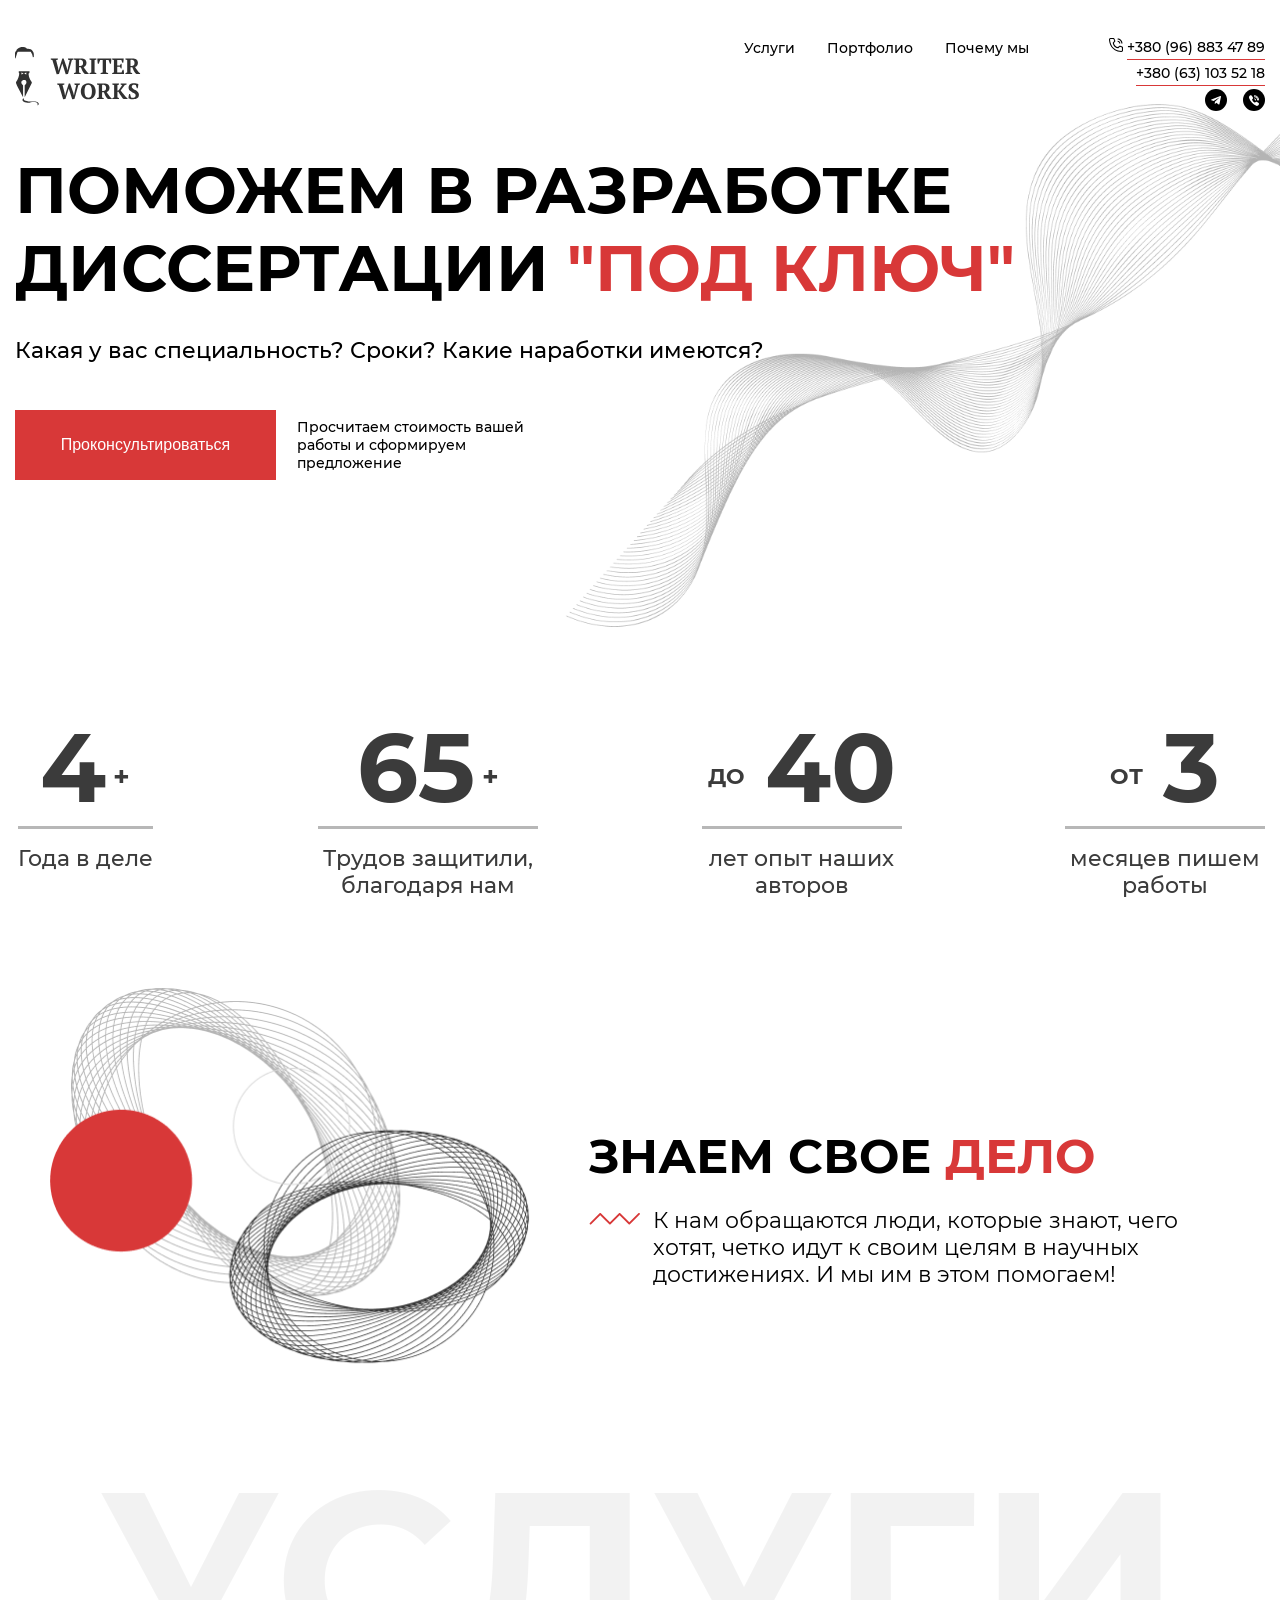
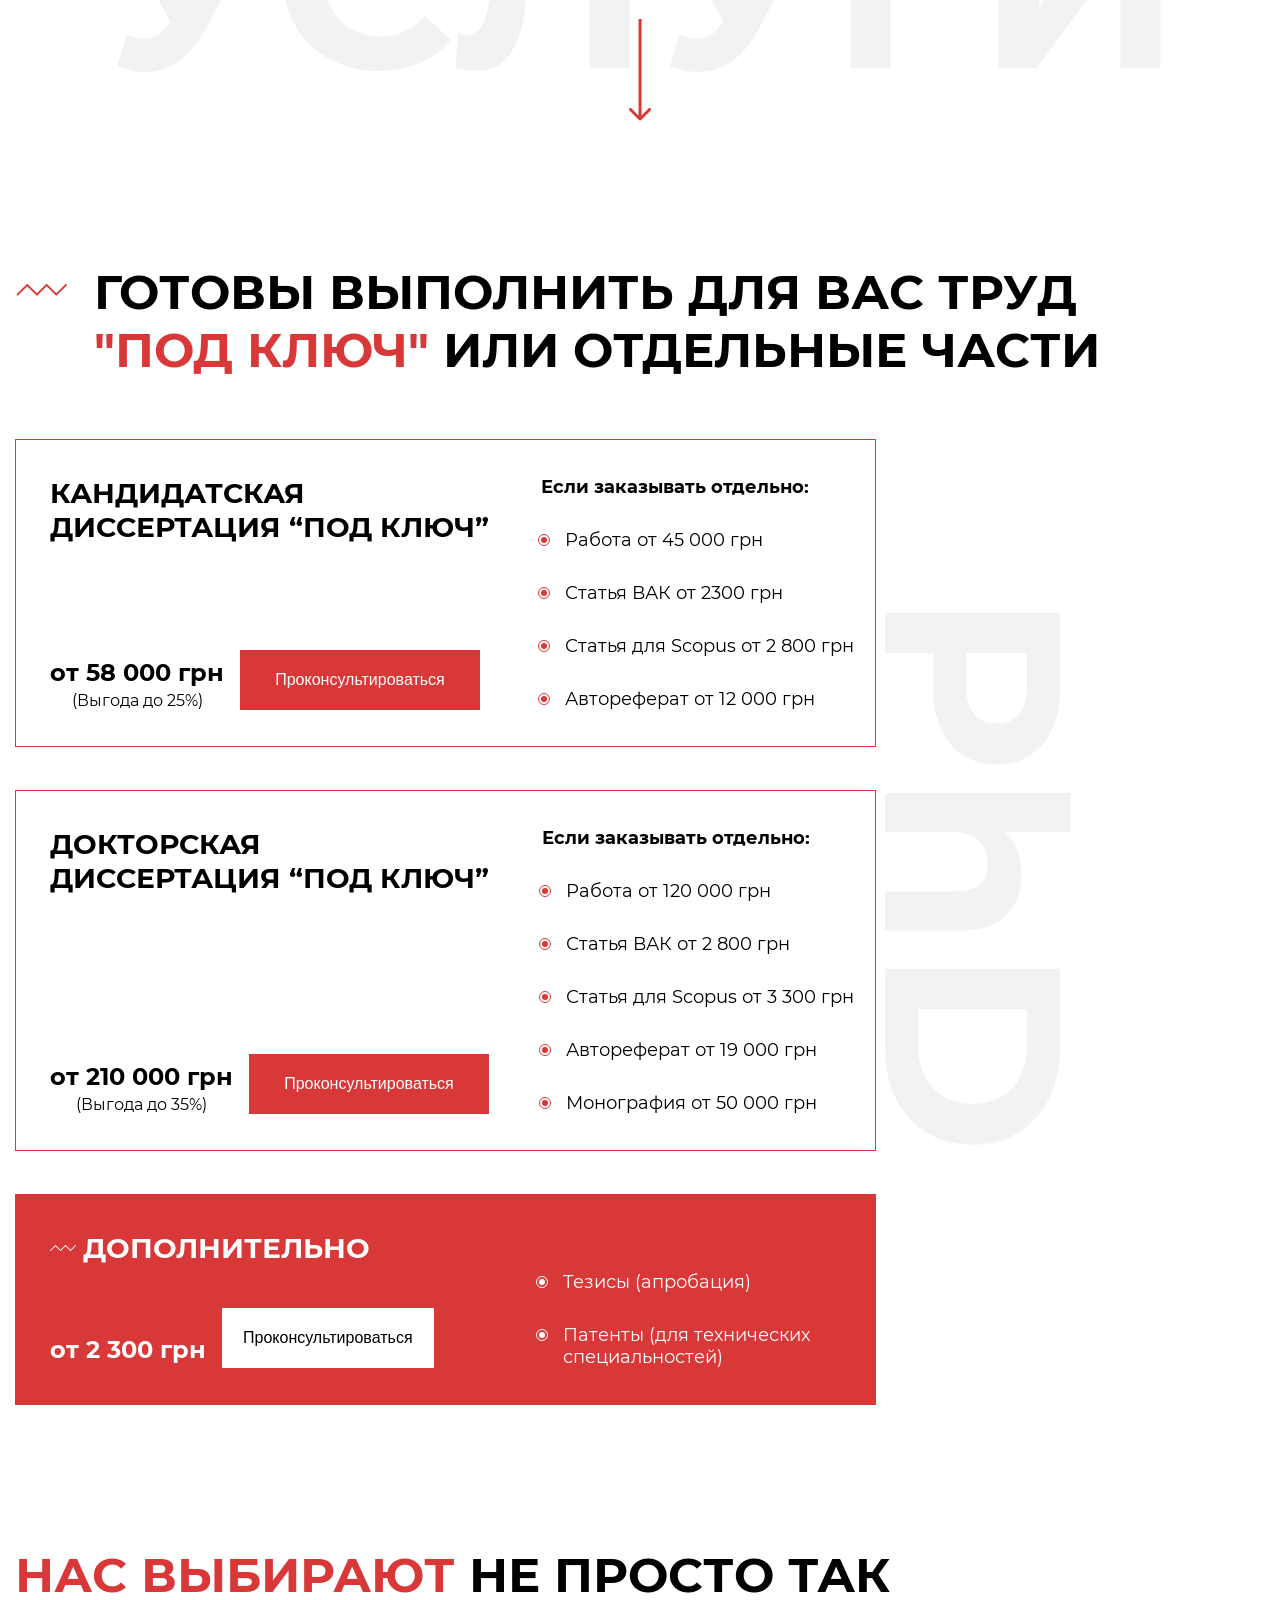
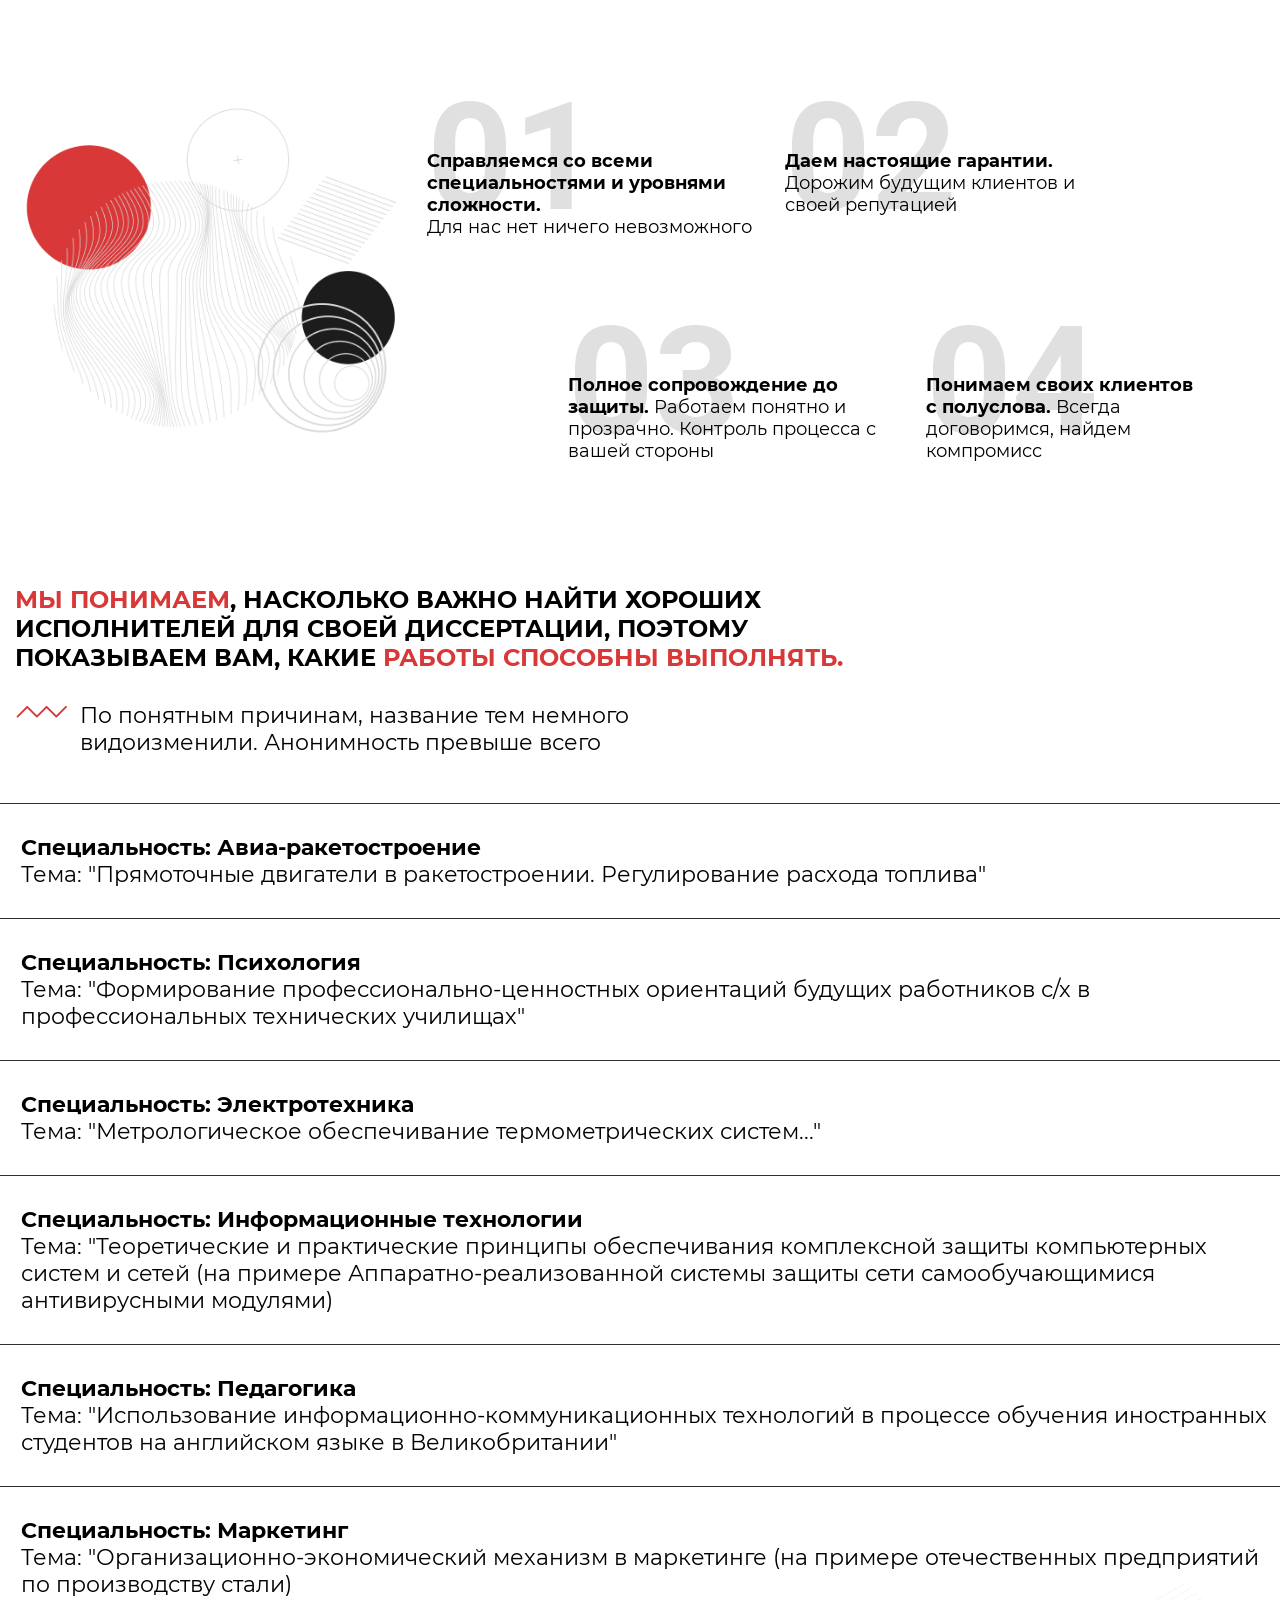
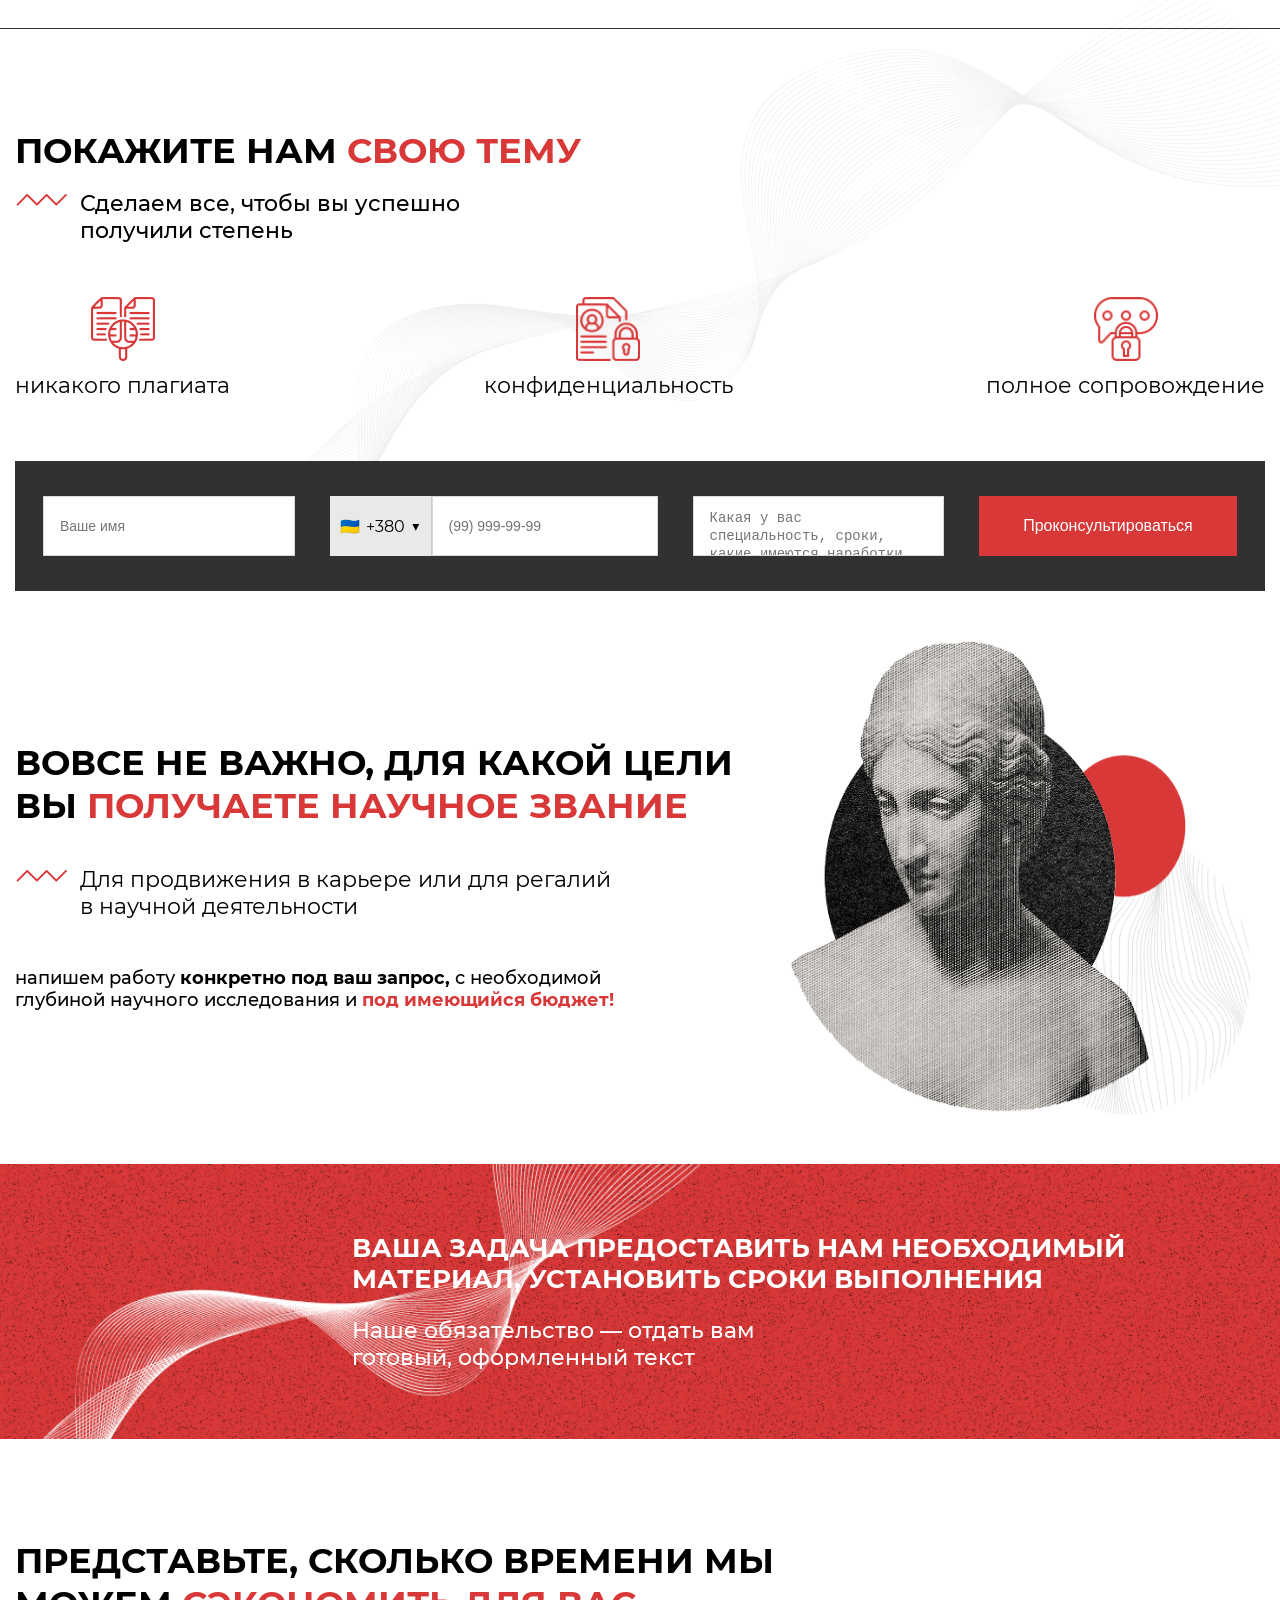
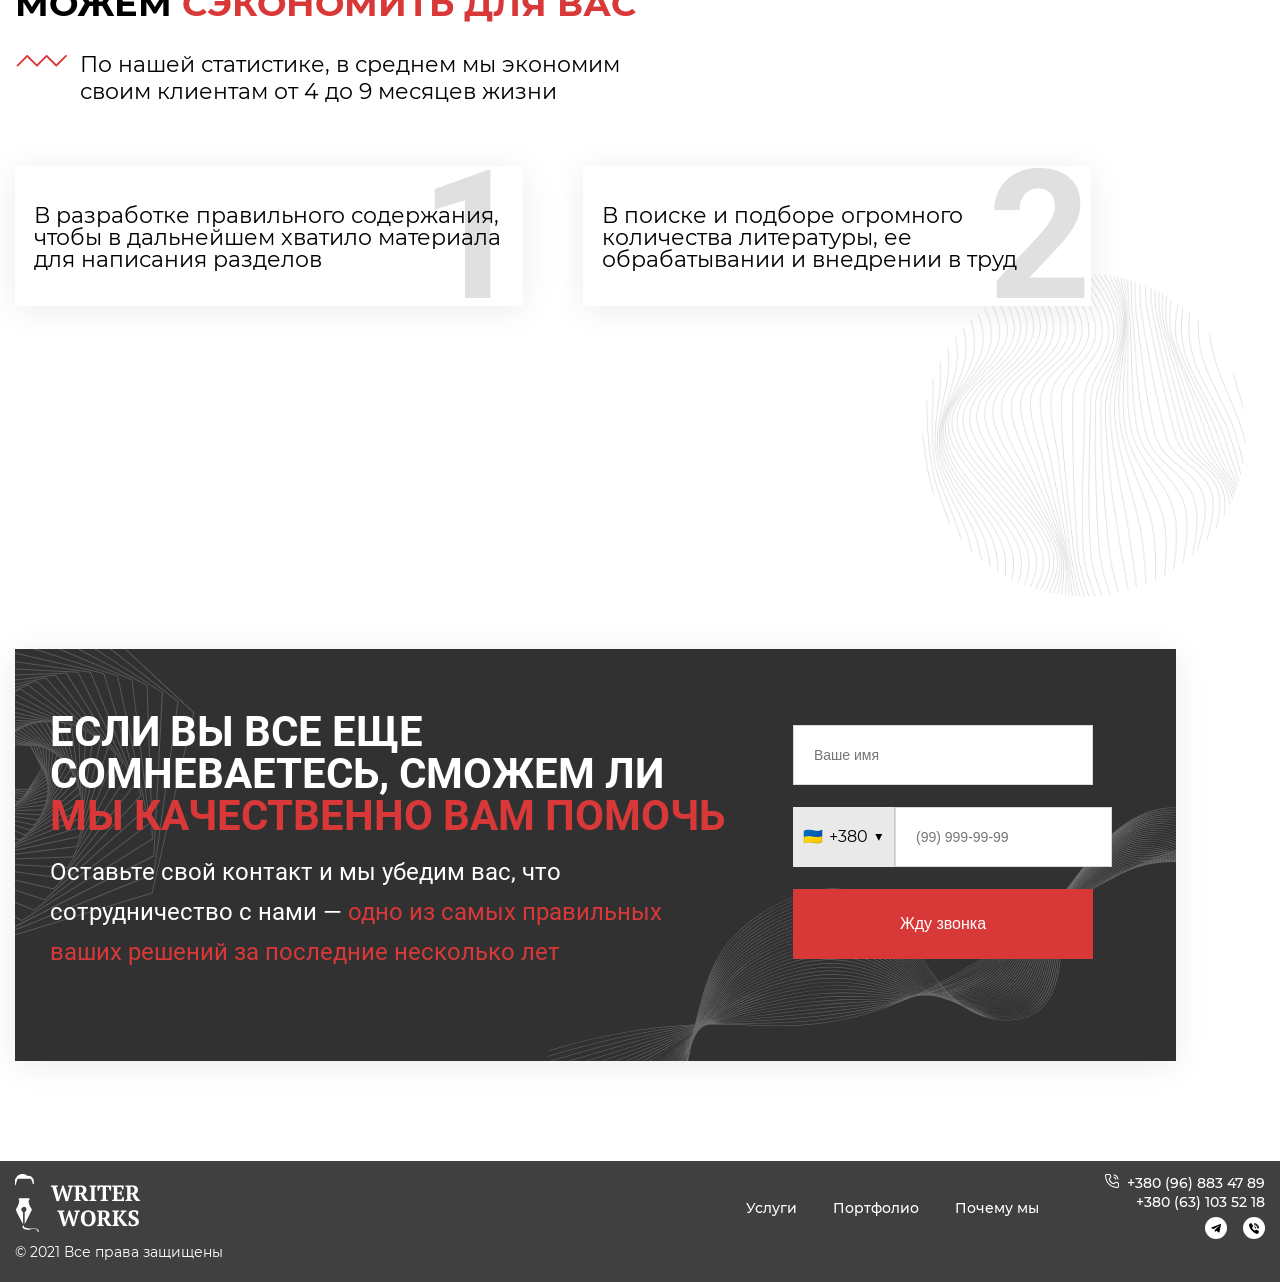
<file: index.html>
<!DOCTYPE html>
<html lang="ru">

<head>
    <meta charset="UTF-8">
    <meta name="viewport" content="width=device-width, initial-scale=1.0">
    <link rel="stylesheet" href="/src/style.css">
    <link rel="icon" href="./src/assets/images/favicon.png">
    <title>Writer works - Разработка диссертации</title>
</head>

<body>
    <div class="page">
        <header class="header animate" data-animation="show" data-delay="600">
            <div class="overlay"></div>
            <div class="header__wrapper container">
                <img src="./src/assets/images/writer-works-logo.svg" alt="Логотип Writer Works">
                <nav class="nav">
                    <ul class="nav__list" aria-label="">
                        <li class="nav__item">
                            <a href="#services" aria-label="">Услуги</a>
                        </li>
                        <li class="nav__item">
                            <a href="#portfolio" aria-label="">Портфолио</a>
                        </li>
                        <li class="nav__item">
                            <a href="#features" aria-label="">Почему мы</a>
                        </li>
                    </ul>
                    <div class="nav__contacts">
                        <div class="nav__contact-item">
                            <svg width="14" height="14" viewBox="0 0 14 14" fill="none" xmlns="http://www.w3.org/2000/svg">
                                <path d="M11.3086 5.38462H10.232C10.2316 4.95632 10.0613 4.54569 9.75858 4.24284C9.45584 3.93999 9.04534 3.76966 8.6172 3.76923V2.69231C9.33073 2.69316 10.0148 2.97709 10.5194 3.48181C11.0239 3.98653 11.3077 4.67083 11.3086 5.38462Z" fill="black"/>
                                <path d="M13.4617 5.38462H12.3851C12.384 4.3853 11.9867 3.42725 11.2803 2.72063C10.5739 2.01401 9.61617 1.61653 8.6172 1.61539V0.538462C9.9016 0.539887 11.133 1.05092 12.0412 1.95944C12.9494 2.86796 13.4603 4.09977 13.4617 5.38462Z" fill="black"/>
                                <path d="M12.3851 14H12.2936C1.71647 13.3915 0.214678 4.46385 0.00475002 1.73923C-0.0280601 1.3121 0.110082 0.889414 0.388791 0.56416C0.6675 0.238905 1.06395 0.0377163 1.49094 0.00484669C1.53364 0.00161592 1.57652 5.04857e-07 1.61958 5.04857e-07H4.45631C4.67192 -0.000208291 4.88263 0.0643519 5.06113 0.185318C5.23964 0.306285 5.37773 0.478084 5.4575 0.678462L6.27569 2.69231C6.35446 2.88806 6.37401 3.10266 6.33191 3.30943C6.2898 3.51621 6.18789 3.70605 6.03884 3.85539L4.89231 5.01308C5.07068 6.03148 5.55783 6.97038 6.28771 7.70243C7.01759 8.43448 7.95487 8.92428 8.97246 9.10538L10.1405 7.94769C10.292 7.80024 10.4836 7.70067 10.6913 7.66141C10.899 7.62215 11.1137 7.64494 11.3086 7.72692L13.3379 8.54C13.5352 8.62232 13.7035 8.76153 13.8214 8.9399C13.9393 9.11827 14.0015 9.32771 14 9.54154V12.3846C14 12.813 13.8298 13.2239 13.527 13.5269C13.2242 13.8298 12.8134 14 12.3851 14ZM1.61958 1.07692C1.5489 1.07671 1.47886 1.09043 1.41347 1.11729C1.34808 1.14416 1.28862 1.18364 1.23849 1.23349C1.18836 1.28334 1.14853 1.34258 1.12128 1.40783C1.09404 1.47308 1.0799 1.54306 1.07969 1.61377C1.07969 1.62885 1.08023 1.64374 1.08131 1.65846C1.32891 4.84615 2.91683 12.3846 12.3528 12.9231C12.4953 12.9316 12.6353 12.8832 12.7421 12.7885C12.8489 12.6938 12.9137 12.5605 12.9223 12.418L12.9234 12.3846V9.54154L10.8941 8.72846L9.34925 10.2631L9.09088 10.2308C4.40786 9.64385 3.77269 4.95923 3.77269 4.91077L3.7404 4.65231L5.26911 3.10692L4.46169 1.07692H1.61958Z" fill="black"/>
                            </svg>
                            <a href="tel:+380968834789" title="Нажмите для звонка" aria-label="Позвонить по номеру +380 (96) 883 47 89">
                                +380 (96) 883 47 89
                            </a>
                        </div>
                        <a href="tel:+380631035218" title="Нажмите для звонка" aria-label="Позвонить по номеру +380 (63) 103 52 18">
                            +380 (63) 103 52 18
                        </a>
                        <div class="nav__messengers">
                            <a href="https://t.me/+380631035218" target="_blank" rel="noopener noreferrer" title="Написать в Telegram" aria-label="Написать в Telegram">
                                <svg width="22" height="22" viewBox="0 0 22 22" fill="none" xmlns="http://www.w3.org/2000/svg">
                                    <circle cx="11" cy="11" r="11" fill="black"/>
                                    <path d="M9.92392 12.6836L9.7585 15.0913C9.99517 15.0913 10.0977 14.9861 10.2206 14.8598L11.3302 13.7624L13.6294 15.5048C14.0511 15.748 14.3482 15.62 14.4619 15.1034L15.9711 7.78536L15.9716 7.78493C16.1053 7.13988 15.7461 6.88764 15.3353 7.04588L6.46425 10.5605C5.85882 10.8036 5.86799 11.1529 6.36133 11.3111L8.6293 12.0411L13.8973 8.63005C14.1453 8.46016 14.3707 8.55416 14.1853 8.72405L9.92392 12.6836Z" fill="white"/>
                                </svg>
                            </a>
                            <a href="viber://chat?number=380631035218" target="_blank" rel="noopener noreferrer" title="Написать в Viber" aria-label="Написать в Viber">
                                <svg width="22" height="22" viewBox="0 0 22 22" fill="none" xmlns="http://www.w3.org/2000/svg">
                                    <circle cx="11" cy="11" r="11" fill="black"/>
                                    <path d="M14.9999 10.8248C15.014 9.11168 13.6077 7.54123 11.865 7.32406C11.8304 7.3198 11.7926 7.31331 11.7527 7.30644C11.6664 7.29161 11.5772 7.27637 11.4872 7.27637C11.13 7.27637 11.0345 7.53666 11.0094 7.6919C10.985 7.84285 11.0083 7.9696 11.0786 8.0688C11.1968 8.23567 11.405 8.26529 11.5721 8.28902C11.6211 8.29604 11.6673 8.30257 11.706 8.31159C13.2717 8.67456 13.7989 9.24523 14.0566 10.8558C14.0628 10.8952 14.0657 10.9437 14.0687 10.9951C14.0799 11.1876 14.1034 11.5882 14.5184 11.5882H14.5185C14.553 11.5882 14.5901 11.5851 14.6288 11.579C15.0153 11.518 15.0032 11.1519 14.9974 10.976C14.9957 10.9264 14.9942 10.8796 14.9982 10.8484C14.9993 10.8406 14.9999 10.8327 14.9999 10.8248Z" fill="white"/>
                                    <path d="M11.4969 7.04625C11.5374 7.04929 11.5758 7.05219 11.6077 7.05728C13.8541 7.41615 14.8872 8.52178 15.1735 10.8736C15.1783 10.9136 15.1791 10.9623 15.1799 11.014C15.1827 11.1977 15.1886 11.58 15.5838 11.5879L15.596 11.588C15.72 11.588 15.8185 11.5492 15.8891 11.4725C16.0121 11.3389 16.0035 11.1403 15.9966 10.9807C15.9949 10.9416 15.9933 10.9047 15.9937 10.8724C16.0222 8.46711 14.018 6.28599 11.7047 6.20488C11.6951 6.20455 11.6859 6.20508 11.6767 6.20643C11.6721 6.20712 11.6637 6.20798 11.6493 6.20798C11.6262 6.20798 11.5978 6.2059 11.5677 6.20379C11.5313 6.20121 11.4901 6.19824 11.4483 6.19824C11.0799 6.19824 11.0098 6.47026 11.0009 6.63241C10.9802 7.00716 11.3292 7.03354 11.4969 7.04625Z" fill="white"/>
                                    <path d="M15.3427 13.8671C15.2933 13.8267 15.2422 13.7848 15.1944 13.7435C14.9406 13.5247 14.6706 13.323 14.4095 13.128C14.3553 13.0875 14.3011 13.047 14.2472 13.0064C13.9127 12.7547 13.612 12.6324 13.3279 12.6324C12.9453 12.6324 12.6117 12.8589 12.3363 13.3056C12.2143 13.5037 12.0663 13.5999 11.884 13.5999C11.7761 13.5999 11.6536 13.567 11.5198 13.5019C10.4402 12.9773 9.66932 12.1731 9.22849 11.1115C9.01539 10.5984 9.08447 10.263 9.45951 9.99005C9.67247 9.83518 10.0689 9.54685 10.0408 8.99472C10.009 8.36772 8.71785 6.48116 8.17384 6.26689C7.94351 6.17614 7.70151 6.17529 7.45326 6.26478C6.82787 6.49004 6.37908 6.88565 6.1553 7.40875C5.93904 7.9142 5.94881 8.50769 6.18354 9.12507C6.86213 10.9101 7.8162 12.4663 9.01933 13.7506C10.197 15.0077 11.6444 16.0375 13.3214 16.8112C13.4726 16.8809 13.6311 16.9189 13.7469 16.9467C13.7863 16.9562 13.8204 16.9643 13.8452 16.9716C13.8589 16.9755 13.8729 16.9777 13.887 16.9778L13.9003 16.9779C13.9003 16.9779 13.9003 16.9779 13.9004 16.9779C14.6891 16.9779 15.6362 16.2057 15.927 15.3252C16.1818 14.5543 15.7166 14.1733 15.3427 13.8671Z" fill="white"/>
                                    <path d="M11.5107 9.4329C11.3843 9.43625 11.1212 9.44309 11.0289 9.72369C10.9858 9.85483 10.9909 9.96868 11.0443 10.0621C11.1227 10.1992 11.2728 10.2412 11.4094 10.2642C11.9046 10.3474 12.1589 10.6343 12.2098 11.1668C12.2334 11.4151 12.3931 11.5885 12.598 11.5885H12.5981C12.6132 11.5885 12.6287 11.5876 12.6441 11.5856C12.8906 11.5549 13.0101 11.3652 12.9993 11.0218C13.0033 10.6634 12.8242 10.2566 12.5197 9.93255C12.2141 9.60749 11.8457 9.42442 11.5107 9.4329Z" fill="white"/>
                                </svg>
                            </a>
                        </div>
                    </div>
                </nav>
                <button class="menu-toggle" id="menu-toggle" type="button" title="Переключатель меню" aria-label="Нажмите, чтобы открыть или закрыть меню">
                    <div class="line-wrapper">
                        <span class="line"></span>
                        <span class="line"></span>
                        <span class="line"></span>
                    </div>
                </button>
            </div>
        </header>
        <main>
            <section class="home">
                <div class="container">
                    <h1 class="home__title site-title animate" data-animation="fade-up" data-delay="300">
                        Поможем в разработке диссертации <span>"под ключ"</span>
                    </h1>
                    <p class="home__text animate" data-animation="fade-up" data-delay="600">
                        Какая у вас специальность? <span>Сроки? Какие наработки имеются?</span>
                    </p>
                    <div class="home__button-wrapper animate" data-animation="fade-up" data-delay="900">
                        <button class="site-button" type="button">
                            Проконсультироваться
                        </button>
                        <p>Просчитаем стоимость вашей работы и сформируем предложение</p>
                    </div>
                    <img class="home__image animate" data-animation="show" data-delay="600" src="./src/assets/images/home-section-img.png" alt="">
                    <ul class="statistics">
                        <li class="statistics__item animate" data-animation="fade-up" data-delay="200">
                            <strong>
                                <span>4</span><span class="plus">+</span>
                            </strong>
                            <p>Года в деле</p>
                        </li>
                        <li class="statistics__item animate" data-animation="fade-up" data-delay="400">
                            <strong>
                                <span>65</span><span class="plus">+</span>
                            </strong>
                            <p>Трудов защитили, благодаря нам</p>
                        </li>
                        <li class="statistics__item animate" data-animation="fade-up" data-delay="600">
                            <strong>
                                <span class="range">до</span><span>40</span>
                            </strong>
                            <p>лет опыт наших авторов</p>
                        </li>
                        <li class="statistics__item animate" data-animation="fade-up" data-delay="800">
                            <strong>
                                <span class="range">от</span><span>3</span>
                            </strong>
                            <p>месяцев пишем работы</p>
                        </li>
                    </ul>
                </div>
            </section>
            <section class="work">
                <div class="work__wrapper container">
                    <img class="animate" data-animation="fade-left" width="513" height="438" src="./src/assets/images/work-bg-img.png" alt="">
                    <div class="work__text-wrapper animate" data-animation="fade-right">
                        <h2 class="site-title">
                            Знаем свое <span>дело</span>
                        </h2>
                        <p class="site-text">
                            К нам обращаются люди, которые знают, чего хотят, четко идут к своим целям в научных достижениях. И мы им в этом помогаем!
                        </p>
                    </div>
                </div>
            </section>
            <section class="services" id="services">
                <div class="services__wrapper container">
                    <div class="large-text-services animate" data-animation="fade-up">
                        услуги
                        <img class="arrow-down" src="./src/assets/images/arrow-down.svg" alt="">
                        <img class="arrow-down-mobile" src="./src/assets/images/arrow-down-mobile.svg" alt="">
                    </div>
                    <h2 class="site-title animate" data-animation="show">
                        Готовы выполнить для вас труд <span>"под ключ"</span> или отдельные части
                    </h2>
                    <div class="services__content">
                        <ul class="services__list">
                            <li class="services__item animate" data-animation="fade-up">
                                <h3 class="services__item-title">
                                    Кандидатская диссертация “под ключ”
                                </h3>
                                <div class="services__item-total-cost-wrapper">
                                    <div class="services__item-total-cost">
                                        <p><span>от 58 000 грн</span></p>
                                        <p>(Выгода до 25%)</p>
                                    </div>
                                    <button class="services__item-button site-button" type="button">
                                        Проконсультироваться
                                    </button>
                                </div>
                                <div class="services__item-separate-cost">
                                    <p>Если заказывать отдельно:</p>
                                    <ul>
                                        <li>Работа от <span>45 000 грн</span></li>
                                        <li>Статья ВАК от <span>2300 грн</span></li>
                                        <li>Статья для Scopus от <span>2 800 грн</span></li>
                                        <li>Автореферат от <span>12 000 грн</span></li>
                                    </ul>
                                </div>
                            </li>
                            <li class="services__item animate" data-animation="fade-up">
                                <h3 class="services__item-title">
                                    докторская диссертация “под ключ”
                                </h3>
                                <div class="services__item-total-cost-wrapper">
                                    <div class="services__item-total-cost">
                                        <p><span>от 210 000 грн</span></p>
                                        <p>(Выгода до 35%)</p>
                                    </div>
                                    <button class="services__item-button site-button" type="button">
                                        Проконсультироваться
                                    </button>
                                </div>
                                <div class="services__item-separate-cost">
                                    <p>Если заказывать отдельно:</p>
                                    <ul>
                                        <li>Работа от <span>120 000 грн</span></li>
                                        <li>Статья ВАК от <span>2 800 грн</span></li>
                                        <li>Статья для Scopus от <span>3 300 грн</span></li>
                                        <li>Автореферат от <span>19 000 грн</span></li>
                                        <li>Монография от <span>50 000 грн</span></li>
                                    </ul>
                                </div>
                            </li>
                            <li class="services__item animate" data-animation="fade-up">
                                <h3 class="services__item-title">Дополнительно</h3>
                                <div class="services__item-total-cost-wrapper">
                                    <div class="services__item-total-cost">
                                        <p>от 2 300 грн</p>
                                    </div>
                                    <button class="services__item-button site-button" type="button">
                                        Проконсультироваться
                                    </button>
                                </div>
                                <div class="services__item-separate-cost">
                                    <ul>
                                        <li>Тезисы (апробация)</li>
                                        <li>Патенты (для технических специальностей)</li>
                                    </ul>
                                </div>
                            </li>
                        </ul>
                        <div class="large-text-phd animate" data-animation="show">PhD</div>
                    </div>
                </div>
            </section>
            <section class="features" id="features">
                <div class="features__wrapper container">
                    <h2 class="site-title animate" data-animation="fade-up">
                        <span>Нас выбирают</span> не просто так
                    </h2>
                    <div class="features__content">
                        <img class="animate" data-animation="show" data-delay="400" width="433" height="421" class="features__img" src="./src/assets/images/features-bg-img.png" alt="">
                        <ul class="features__list">
                            <li class="animate" data-animation="fade-left" data-delay="500">
                                <p>
                                    <b>Справляемся со всеми специальностями и уровнями сложности.</b> <br>Для нас нет ничего невозможного
                                </p>
                            </li>
                            <li class="animate" data-animation="fade-left" data-delay="300">
                                <p>
                                    <b>Даем настоящие гарантии.</b> Дорожим будущим клиентов и своей репутацией
                                </p>
                            </li>
                            <li class="animate" data-animation="fade-left" data-delay="900">
                                <p>
                                    <b>Полное сопровождение до защиты.</b> Работаем понятно и прозрачно. Контроль процесса с вашей стороны
                                </p>
                            </li>
                            <li class="animate" data-animation="fade-left" data-delay="700">
                                <p>
                                    <b>Понимаем своих клиентов с&nbsp;полуслова.</b> Всегда договоримся, найдем компромисс
                                </p>
                            </li>
                        </ul>
                    </div>
                </div>
            </section>
            <section class="portfolio" id="portfolio">
                <div class="container">
                    <h2 class="site-title animate" data-animation="fade-up">
                        <span>Мы понимаем</span>, насколько важно найти хороших исполнителей для своей диссертации, поэтому
                        показываем вам, какие <span>работы способны выполнять.</span>
                    </h2>
                    <p class="site-text animate" data-animation="fade-up">
                        По понятным причинам, название тем немного видоизменили. Анонимность превыше всего
                    </p>
                </div>
                <ul class="portfolio__list">
                    <li class="portfolio__item animate" data-animation="fade-left">
                        <a href="./not-found.html">
                            <strong>Специальность: Авиа-ракетостроение</strong><br>
                            Тема: "Прямоточные двигатели в ракетостроении. Регулирование расхода топлива"
                        </a>
                    </li>
                    <li class="portfolio__item hidden animate" data-animation="fade-right">
                        <a href="./not-found.html">
                            <strong>Специальность: Психология</strong><br>
                            Тема: "Формирование профессионально-ценностных ориентаций будущих работников с/х в
                            профессиональных технических училищах"
                        </a>
                    </li>
                    <li class="portfolio__item animate" data-animation="fade-left">
                        <a href="./not-found.html">
                            <strong>Специальность: Электротехника</strong><br>
                            Тема: "Метрологическое обеспечивание термометрических систем..."
                        </a>
                    </li>
                    <li class="portfolio__item animate" data-animation="fade-right">
                        <a href="./not-found.html">
                            <strong>Специальность: Информационные технологии</strong><br>
                            Тема: "Теоретические и практические принципы обеспечивания комплексной защиты компьютерных
                            систем и сетей (на примере Аппаратно-реализованной системы защиты сети самообучающимися
                            антивирусными модулями)
                        </a>
                    </li>
                    <li class="portfolio__item animate" data-animation="fade-left">
                        <a href="./not-found.html">
                            <strong>Специальность: Педагогика</strong><br>
                            Тема: "Использование информационно-коммуникационных технологий в процессе обучения
                            иностранных студентов на английском языке в Великобритании"
                        </a>
                    </li>
                    <li class="portfolio__item animate" data-animation="fade-right">
                        <a href="./not-found.html">
                            <strong>Специальность: Маркетинг</strong><br>
                            Тема: "Организационно-экономический механизм в маркетинге (на примере отечественных
                            предприятий по производству стали)
                        </a>
                    </li>
                </ul>
            </section>
            <section class="theme">
                <div class="container">
                    <h2 class="site-title animate" data-animation="fade-up">
                        Покажите нам <span>свою тему</span>
                    </h2>
                    <p class="site-text animate" data-animation="fade-up">
                        Сделаем все, чтобы вы успешно получили степень
                    </p>
                    <img class="theme__img animate" data-animation="show" src="./src/assets/images/theme-img.png" alt="">
                    <ul class="theme__list">
                        <li class="animate" data-animation="zoom" data-delay="100">
                            <img width="64" height="64" src="./src/assets/images/no_plagiarism.png" alt="">
                            <div>никакого плагиата</div>
                        </li>
                        <li class="animate" data-animation="zoom" data-delay="200">
                            <img width="64" height="64" src="./src/assets/images/confidentiality.png" alt="">
                            <div>конфиденциальность</div>
                        </li>
                        <li class="animate" data-animation="zoom" data-delay="300">
                            <img width="64" height="64" src="./src/assets/images/full_support.png" alt="">
                            <div>полное сопровождение</div>
                        </li>
                    </ul>
                </div>
                <div class="container">
                    <form class="theme__form contact-form animate" data-animation="fade-up" action="#" method="post">
                        <input type="text" name="input-name" placeholder="Ваше имя">
                        <div class="phone-input">
                            <div class="phone-country country-select">
                                <span class="flag">🇺🇦</span>
                                <span class="code">+380</span>
                                <span class="arrow">▼</span>
                            </div>
                            <ul class="country-list">
                                <li data-code="+380" data-mask="(99) 999-99-99">🇺🇦 Украина</li>
                                <li data-code="+7" data-mask="(999) 999-99-99">🇷🇺 Россия</li>
                                <li data-code="+1" data-mask="(999) 999-9999">🇺🇸 США</li>
                                <li data-code="+44" data-mask="(9999) 999999">🇬🇧 Великобритания</li>
                            </ul>
                            <input type="tel" id="phone-input" placeholder="(99) 999-99-99" class="input phone" />
                        </div>
                        <textarea name="input-details" placeholder="Какая у вас специальность, сроки, какие имеются наработки"></textarea>
                        <input class="site-button" name="input-submit" type="submit" value="Проконсультироваться">
                    </form>
                </div>
            </section>
            <section class="academic-title">
                <div class="academic-title__wrapper container">
                    <div class="academic-title__text-content">
                        <h2 class="site-title animate" data-animation="fade-up">
                            вовсе не важно, для какой цели вы <span>получаете научное звание</span>
                        </h2>
                        <p class="site-text animate" data-animation="fade-up">
                            Для продвижения в карьере или для регалий в научной деятельности
                        </p>
                        <p class="animate" data-animation="fade-up">
                            напишем работу <b>конкретно под ваш запрос,</b> с необходимой глубиной научного исследования и <span>под имеющийся бюджет!</span>
                        </p>
                    </div>
                    <img width="522" height="512" class="academic-title__img animate" data-animation="show" src="./src/assets/images/Group 5106.png" alt="">
                </div>
                <div class="obligations animate" data-animation="fade-left">
                    <img width="1236" height="664" class="obligations__img" src="./src/assets/images/obligations-img.png" alt="">
                    <div class="obligations__content animate" data-animation="fade-up" data-delay="400">
                        <h3>
                            Ваша задача предоставить нам необходимый материал, установить сроки выполнения
                        </h3>
                        <p>Наше обязательство — отдать вам готовый, оформленный текст</p>
                    </div>
                </div>
            </section>
            <section class="saving-time">
                <div class="saving-time__wrapper container">
                    <h2 class="site-title animate" data-animation="fade-up">
                        представьте, сколько времени мы можем <span>сэкономить для вас</span>
                    </h2>
                    <p class="site-text animate" data-animation="fade-up">
                        По нашей статистике, в среднем мы экономим своим клиентам от 4 до 9 месяцев жизни
                    </p>
                    <div class="saving-time__list-wrapper">
                        <ul class="saving-time__list">
                            <li class="animate" data-animation="fade-left" data-delay="500">
                                <p>В разработке правильного содержания, чтобы в дальнейшем хватило материала для написания разделов</p>
                            </li>
                            <li class="animate" data-animation="fade-left" data-delay="300">
                                <p>В поиске и подборе огромного количества литературы, ее обрабатывании и внедрении в труд</p>
                            </li>
                            <li class="animate" data-animation="fade-left" data-delay="900">
                                <p>В форматировании текста для прохождения строгих систем проверки плагиата</p>
                            </li>
                            <li class="animate" data-animation="fade-left" data-delay="700">
                                <p>В проведении длительных сложных исследований, разработке практической значимости труда</p>
                            </li>
                        </ul>
                        <img class="saving-time__img animate" data-animation="show" width="361" height="361" src="./src/assets/images/mask-group.png" alt="">
                    </div>
                    <div class="saving-time__form-block animate" data-animation="fade-up">
                        <div class="saving-time__form-text">
                            <h2 class="animate" data-animation="fade-up" data-delay="300">
                                Если вы все еще сомневаетесь, сможем ли <span>мы качественно вам помочь</span>
                            </h2>
                            <p class="animate" data-animation="fade-up" data-delay="400">
                                Оставьте свой контакт и мы убедим вас, что сотрудничество с нами — <span>одно из самых правильных ваших решений за последние несколько лет</span>
                            </p>
                        </div>
                        <form class="saving-time__form contact-form animate" data-animation="fade-up" data-delay="100" method="post" action="#">
                            <input type="text" name="input-name" placeholder="Ваше имя">
                            <div class="phone-input">
                                <div class="phone-country country-select">
                                    <span class="flag">🇺🇦</span>
                                    <span class="code">+380</span>
                                    <span class="arrow">▼</span>
                                </div>
                                <ul class="country-list">
                                    <li data-code="+380" data-mask="(99) 999-99-99">🇺🇦 Украина</li>
                                    <li data-code="+7" data-mask="(999) 999-99-99">🇷🇺 Россия</li>
                                    <li data-code="+1" data-mask="(999) 999-9999">🇺🇸 США</li>
                                    <li data-code="+44" data-mask="(9999) 999999">🇬🇧 Великобритания</li>
                                </ul>
                                <input type="tel" placeholder="(99) 999-99-99" class="input phone" />
                            </div>
                            <input class="site-button submit-btn" type="submit" value="Жду звонка">
                        </form>
                        <img class="saving-time__form-img-1" src="./src/assets/images/save-time_form-img-1.png" alt="">
                        <img class="saving-time__form-img-2" src="./src/assets/images/save-time_form-img-2.png" alt="">
                    </div>
                </div>
            </section>
        </main>
        <footer class="footer animate" data-animation="show">
            <div class="footer__wrapper container">
                <img class="footer__logo" src="./src/assets/images/white-writer-works-logo.svg" alt="Логотип Writer works">
                <nav class="footer__nav">
                    <ul class="footer__nav-list">
                        <li>
                            <a href="#services" aria-label="Услуги">Услуги</a>
                        </li>
                        <li>
                            <a href="#portfolio" aria-label="Портфолио">Портфолио</a>
                        </li>
                        <li>
                            <a href="#features" aria-label="Почему мы">Почему мы</a>
                        </li>
                    </ul>
                </nav>
                <div class="footer__contacts">
                    <div class="footer__contacts-item">
                        <svg width="14" height="14" viewBox="0 0 14 14" fill="none" xmlns="http://www.w3.org/2000/svg">
                            <path d="M11.3086 5.38462H10.232C10.2316 4.95632 10.0613 4.54569 9.75858 4.24284C9.45584 3.93999 9.04534 3.76966 8.6172 3.76923V2.69231C9.33073 2.69316 10.0148 2.97709 10.5194 3.48181C11.0239 3.98653 11.3077 4.67083 11.3086 5.38462Z" fill="black"/>
                            <path d="M13.4617 5.38462H12.3851C12.384 4.3853 11.9867 3.42725 11.2803 2.72063C10.5739 2.01401 9.61617 1.61653 8.6172 1.61539V0.538462C9.9016 0.539887 11.133 1.05092 12.0412 1.95944C12.9494 2.86796 13.4603 4.09977 13.4617 5.38462Z" fill="black"/>
                            <path d="M12.3851 14H12.2936C1.71647 13.3915 0.214678 4.46385 0.00475002 1.73923C-0.0280601 1.3121 0.110082 0.889414 0.388791 0.56416C0.6675 0.238905 1.06395 0.0377163 1.49094 0.00484669C1.53364 0.00161592 1.57652 5.04857e-07 1.61958 5.04857e-07H4.45631C4.67192 -0.000208291 4.88263 0.0643519 5.06113 0.185318C5.23964 0.306285 5.37773 0.478084 5.4575 0.678462L6.27569 2.69231C6.35446 2.88806 6.37401 3.10266 6.33191 3.30943C6.2898 3.51621 6.18789 3.70605 6.03884 3.85539L4.89231 5.01308C5.07068 6.03148 5.55783 6.97038 6.28771 7.70243C7.01759 8.43448 7.95487 8.92428 8.97246 9.10538L10.1405 7.94769C10.292 7.80024 10.4836 7.70067 10.6913 7.66141C10.899 7.62215 11.1137 7.64494 11.3086 7.72692L13.3379 8.54C13.5352 8.62232 13.7035 8.76153 13.8214 8.9399C13.9393 9.11827 14.0015 9.32771 14 9.54154V12.3846C14 12.813 13.8298 13.2239 13.527 13.5269C13.2242 13.8298 12.8134 14 12.3851 14ZM1.61958 1.07692C1.5489 1.07671 1.47886 1.09043 1.41347 1.11729C1.34808 1.14416 1.28862 1.18364 1.23849 1.23349C1.18836 1.28334 1.14853 1.34258 1.12128 1.40783C1.09404 1.47308 1.0799 1.54306 1.07969 1.61377C1.07969 1.62885 1.08023 1.64374 1.08131 1.65846C1.32891 4.84615 2.91683 12.3846 12.3528 12.9231C12.4953 12.9316 12.6353 12.8832 12.7421 12.7885C12.8489 12.6938 12.9137 12.5605 12.9223 12.418L12.9234 12.3846V9.54154L10.8941 8.72846L9.34925 10.2631L9.09088 10.2308C4.40786 9.64385 3.77269 4.95923 3.77269 4.91077L3.7404 4.65231L5.26911 3.10692L4.46169 1.07692H1.61958Z" fill="black"/>
                        </svg>
                        <a href="tel:+380968834789" title="Нажмите для звонка" aria-label="Позвонить по номеру +380 (96) 883 47 89">
                            +380 (96) 883 47 89
                        </a>
                    </div>
                    <a href="tel:+380631035218" title="Нажмите для звонка" aria-label="Позвонить по номеру +380 (63) 103 52 18">
                        +380 (63) 103 52 18
                    </a>
                    <div class="footer__contacts-messengers">
                        <a href="https://t.me/+380631035218" target="_blank" rel="noopener noreferrer" title="Написать в Telegram" aria-label="Написать в Telegram">
                            <svg width="22" height="22" viewBox="0 0 22 22" fill="none" xmlns="http://www.w3.org/2000/svg">
                                <circle cx="11" cy="11" r="11" fill="black"/>
                                <path d="M9.92392 12.6836L9.7585 15.0913C9.99517 15.0913 10.0977 14.9861 10.2206 14.8598L11.3302 13.7624L13.6294 15.5048C14.0511 15.748 14.3482 15.62 14.4619 15.1034L15.9711 7.78536L15.9716 7.78493C16.1053 7.13988 15.7461 6.88764 15.3353 7.04588L6.46425 10.5605C5.85882 10.8036 5.86799 11.1529 6.36133 11.3111L8.6293 12.0411L13.8973 8.63005C14.1453 8.46016 14.3707 8.55416 14.1853 8.72405L9.92392 12.6836Z" fill="white"/>
                            </svg>
                        </a>
                        <a href="viber://chat?number=380631035218" target="_blank" rel="noopener noreferrer" title="Написать в Viber" aria-label="Написать в Viber">
                            <svg width="22" height="22" viewBox="0 0 22 22" fill="none" xmlns="http://www.w3.org/2000/svg">
                                <circle cx="11" cy="11" r="11" fill="black"/>
                                <path d="M14.9999 10.8248C15.014 9.11168 13.6077 7.54123 11.865 7.32406C11.8304 7.3198 11.7926 7.31331 11.7527 7.30644C11.6664 7.29161 11.5772 7.27637 11.4872 7.27637C11.13 7.27637 11.0345 7.53666 11.0094 7.6919C10.985 7.84285 11.0083 7.9696 11.0786 8.0688C11.1968 8.23567 11.405 8.26529 11.5721 8.28902C11.6211 8.29604 11.6673 8.30257 11.706 8.31159C13.2717 8.67456 13.7989 9.24523 14.0566 10.8558C14.0628 10.8952 14.0657 10.9437 14.0687 10.9951C14.0799 11.1876 14.1034 11.5882 14.5184 11.5882H14.5185C14.553 11.5882 14.5901 11.5851 14.6288 11.579C15.0153 11.518 15.0032 11.1519 14.9974 10.976C14.9957 10.9264 14.9942 10.8796 14.9982 10.8484C14.9993 10.8406 14.9999 10.8327 14.9999 10.8248Z" fill="white"/>
                                <path d="M11.4969 7.04625C11.5374 7.04929 11.5758 7.05219 11.6077 7.05728C13.8541 7.41615 14.8872 8.52178 15.1735 10.8736C15.1783 10.9136 15.1791 10.9623 15.1799 11.014C15.1827 11.1977 15.1886 11.58 15.5838 11.5879L15.596 11.588C15.72 11.588 15.8185 11.5492 15.8891 11.4725C16.0121 11.3389 16.0035 11.1403 15.9966 10.9807C15.9949 10.9416 15.9933 10.9047 15.9937 10.8724C16.0222 8.46711 14.018 6.28599 11.7047 6.20488C11.6951 6.20455 11.6859 6.20508 11.6767 6.20643C11.6721 6.20712 11.6637 6.20798 11.6493 6.20798C11.6262 6.20798 11.5978 6.2059 11.5677 6.20379C11.5313 6.20121 11.4901 6.19824 11.4483 6.19824C11.0799 6.19824 11.0098 6.47026 11.0009 6.63241C10.9802 7.00716 11.3292 7.03354 11.4969 7.04625Z" fill="white"/>
                                <path d="M15.3427 13.8671C15.2933 13.8267 15.2422 13.7848 15.1944 13.7435C14.9406 13.5247 14.6706 13.323 14.4095 13.128C14.3553 13.0875 14.3011 13.047 14.2472 13.0064C13.9127 12.7547 13.612 12.6324 13.3279 12.6324C12.9453 12.6324 12.6117 12.8589 12.3363 13.3056C12.2143 13.5037 12.0663 13.5999 11.884 13.5999C11.7761 13.5999 11.6536 13.567 11.5198 13.5019C10.4402 12.9773 9.66932 12.1731 9.22849 11.1115C9.01539 10.5984 9.08447 10.263 9.45951 9.99005C9.67247 9.83518 10.0689 9.54685 10.0408 8.99472C10.009 8.36772 8.71785 6.48116 8.17384 6.26689C7.94351 6.17614 7.70151 6.17529 7.45326 6.26478C6.82787 6.49004 6.37908 6.88565 6.1553 7.40875C5.93904 7.9142 5.94881 8.50769 6.18354 9.12507C6.86213 10.9101 7.8162 12.4663 9.01933 13.7506C10.197 15.0077 11.6444 16.0375 13.3214 16.8112C13.4726 16.8809 13.6311 16.9189 13.7469 16.9467C13.7863 16.9562 13.8204 16.9643 13.8452 16.9716C13.8589 16.9755 13.8729 16.9777 13.887 16.9778L13.9003 16.9779C13.9003 16.9779 13.9003 16.9779 13.9004 16.9779C14.6891 16.9779 15.6362 16.2057 15.927 15.3252C16.1818 14.5543 15.7166 14.1733 15.3427 13.8671Z" fill="white"/>
                                <path d="M11.5107 9.4329C11.3843 9.43625 11.1212 9.44309 11.0289 9.72369C10.9858 9.85483 10.9909 9.96868 11.0443 10.0621C11.1227 10.1992 11.2728 10.2412 11.4094 10.2642C11.9046 10.3474 12.1589 10.6343 12.2098 11.1668C12.2334 11.4151 12.3931 11.5885 12.598 11.5885H12.5981C12.6132 11.5885 12.6287 11.5876 12.6441 11.5856C12.8906 11.5549 13.0101 11.3652 12.9993 11.0218C13.0033 10.6634 12.8242 10.2566 12.5197 9.93255C12.2141 9.60749 11.8457 9.42442 11.5107 9.4329Z" fill="white"/>
                            </svg>
                        </a>
                    </div>
                </div>
                <p class="footer__copyright">&copy; 2021 Все права защищены</p>
            </div>
        </footer>

        <!-- <button id="openModalAccepted">dwdwd</button> -->
        <div class="modal-overlay"></div>
        <div id="modalAccepted">
            <button id="closeModalAccepted">
                <svg width="29" height="29" viewBox="0 0 29 29" fill="none" xmlns="http://www.w3.org/2000/svg">
                    <circle cx="14.5" cy="14.5" r="14" stroke="#D83838"/>
                    <rect x="8.91016" y="10.0898" width="1.11111" height="15" transform="rotate(-45 8.91016 10.0898)" fill="#D83838"/>
                    <rect x="9.69531" y="20.6953" width="1.11111" height="15" transform="rotate(-135 9.69531 20.6953)" fill="#D83838"/>
                </svg>
            </button>
            <h2>Заявку получили! </h2>
            <p>Ожидайте звонка менеджера в течение 15 минут </p>
            <p>в рабочее время с 10:00 до 19:00</p>
        </div>
    </div>

    <script defer src="./src/script.js"></script>
</body>

</html>
</file>
<file: src/style.css>
@font-face {
    font-family: "Montserrat";
    src: url("./assets/fonts/montserrat-regular.woff2") format("woff2");
    font-weight: 400;
    font-style: normal;
    font-display: swap;
}

@font-face {
    font-family: "Montserrat";
    src: url("./assets/fonts/montserrat-medium.woff2") format("woff2");
    font-weight: 500;
    font-style: normal;
    font-display: swap;
}

@font-face {
    font-family: "Montserrat";
    src: url("./assets/fonts/montserrat-bold.woff2") format("woff2");
    font-weight: 700;
    font-style: normal;
    font-display: swap;
}

@font-face {
    font-family: "Roboto";
    src: url("./assets/fonts/roboto-regular.woff2") format("woff2");
    font-weight: 400;
    font-style: normal;
    font-display: swap;
}

@font-face {
    font-family: "Roboto";
    src: url("./assets/fonts/roboto-bold.woff2") format("woff2");
    font-weight: 700;
    font-style: normal;
    font-display: swap;
}

html {
    scroll-padding-top: 100px;
    scroll-behavior: smooth;
}

:root {
    --offset: 6.4px;
    --time: 0.4s;
}

*,
*:before,
*:after {
    box-sizing: border-box;
}

h1,
h2,
h3,
p,
ul,
ol,
body {
    margin: 0;
    padding: 0;
}

li {
    list-style: none;
}

a {
    text-decoration: none;
    color: inherit;
}

input,
button {
    border: none;
    background: none;
}

button,
input[type="submit"] {
    cursor: pointer;
}

body {
    font-family: "Montserrat", sans-serif;
    background-color: #ffffff;
    color: #000000;
}

/* -------- Global -------- */

.container {
    width: 100%;
    max-width: 1440px;
    margin: 0 auto;
    padding: 0 15px;
}

.site-title {
    font-weight: 700;
    color: #000000;
    text-transform: uppercase;
}

.site-title>span {
    color: #d83838;
}

.site-text {
    font-weight: 400;
    font-size: 22px;
    font-size: 400;
    max-width: 650px;
    padding-left: 65px;
    position: relative;
}

.site-text::before {
    content: '';
    display: block;
    background: url('./assets/images/wavy-icon.svg') no-repeat;
    background-size: 54px 12px;
    width: 54px;
    height: 12px;
    position: absolute;
    top: 8%;
    left: 0;
}

.site-button {
    color: #ffffff;
    background-color: #d83838;
    font-weight: 500;
    font-size: 16px;
    line-height: 50px;
    text-align: center;
    width: 100%;
    max-width: 261px;
    height: 70px;
    padding: 0 21px;
    transition: background-color .2s linear;
}

/* -------- Modal Accepted -------- */

.modal-overlay,
#modalAccepted {
    display: none;
}

#modalAccepted {
    text-align: center;
    text-transform: uppercase;
    padding: 38px 10px;
    background-color: #ffffff;
    max-width: 600px;
    margin: 0 auto;
    position: fixed;
    top: 30%;
    right: 13px;
    left: 13px;
    z-index: 10000000;
}

#modalAccepted>button {
    position: absolute;
    top: 12px;
    right: 12px;
}

#modalAccepted>h2 {
    font-weight: 700;
    font-size: 33px;
    color: rgb(3, 190, 3);
    margin-bottom: 30px;
}

#modalAccepted>p {
    font-size: 24px;
    color: #000000;
    line-height: 33px;
}

#modalAccepted>p:nth-child(3) {
    font-weight: 700;
}

#modalAccepted>p {
    font-weight: 400;
}

.modal-overlay {
    width: 100%;
    height: 100vh;
    background: rgba(0, 0, 0, 0.4);
    position: fixed;
    top: 0;
    right: 0;
    left: 0;
    z-index: 10000000;
    transition: var(--time) ease-in-out;
}

@media screen and (max-width: 500px) {
    #modalAccepted {
        padding: 51px 10px;
        top: 52px;
    }

    #modalAccepted>h2 {
        font-size: 28px;
    }

    #modalAccepted>p {
        font-size: 14px;
        line-height: 18px;
    }
}

/* -------- Toggle menu -------- */
.menu-toggle {
    display: none;
}

/* -------- Header -------- */
.header {
    padding-top: 38px;
    position: absolute;
    top: 0;
    right: 0;
    left: 0;
    z-index: 1000000;
}

.header.fixed {
    background-color: rgba(255, 255, 255, 0.8);
    padding: 10px 0;
    position: fixed;
    transition: background-color .3s linear;
}

.header__wrapper {
    display: flex;
    justify-content: space-between;
}

/* -------- Nav -------- */

.nav {
    display: flex;
    gap: 80px;
}

.nav__list {
    display: flex;
    gap: 10px 32px;
}

.nav__item>a {
    font-weight: 500;
    font-size: 14px;
}

.nav__contacts {
    text-align: right;
}

.nav__contact-item {
    display: flex;
}

.nav__contacts>a,
.nav__contact-item>a {
    display: inline-block;
    font-weight: 500;
    font-size: 14px;
    border-bottom: 1px solid #d83838;
    margin-bottom: 3px;
    padding-bottom: 3px;
}

.nav__contact-item>svg {
    margin-right: 4px;
}

.nav__messengers>a:first-child {
    margin-right: 12px;
}

/* -------- Home section -------- */
.home {
    padding: 151px 0 89px;
    overflow: hidden;
    position: relative;
}

.home__title {
    font-weight: 700;
    font-size: 64px;
    text-transform: uppercase;
}

.home__text {
    font-weight: 500;
    font-size: 22px;
    margin: 30px 0 46px;
}

.home__button-wrapper {
    width: 100%;
    display: flex;
    align-items: center;
    gap: 21px;
}

.home__button-wrapper>p {
    font-weight: 500;
    font-size: 14px;
    max-width: 276px;
}

.home__image {
    height: 720px;
    position: absolute;
    top: 2%;
    right: 0;
    z-index: -1;
}

/* -------- Statistics list -------- */
.statistics {
    display: grid;
    grid-template-columns: 140px 220px 200px 200px;
    justify-content: space-between;
    gap: 38px;
    margin-top: 229px;
}

.statistics__item {
    font-weight: 500;
    font-size: 22px;
    color: #3b3b3b;
    text-align: center;
    margin: 0 auto;
}

.statistics__item>strong {
    display: block;
    font-weight: 700;
    font-size: 96px;
    text-transform: uppercase;
    border-bottom: 3px solid #b7b7b7;
    margin-bottom: 16px;
}

.statistics__item .plus {
    font-size: 28px;
    vertical-align: middle;
    margin-left: 7px;
}

.statistics__item .range {
    font-size: 22px;
    vertical-align: middle;
    margin-right: 20px;
}

/* -------- Work section -------- */
.work__wrapper {
    display: flex;
    justify-content: center;
    align-items: center;
    gap: 33px;
}

.work .site-title {
    font-size: 48px;
    margin-bottom: 22px;
}

/* -------- Services section -------- */
.large-text-services,
.large-text-phd {
    font-weight: 700;
    font-size: clamp(20px, 20vw, 250px);
    text-align: center;
    text-transform: uppercase;
    color: rgba(0, 0, 0, 0.05);
    position: relative;
}

.large-text-phd {
    text-transform: unset;
    transform: rotate(90deg) translate(50%, -50%) !important;
    position: absolute;
    top: 0;
    left: 42%;
    z-index: -1;
}

.arrow-down,
.arrow-down-mobile {
    margin: 0 auto;
    position: absolute;
    bottom: 10px;
    right: 0;
    left: 0;
    animation: up-and-down .6s linear infinite;
    animation-direction: alternate;
}

.arrow-down-mobile {
    display: none;
}

@keyframes up-and-down {
    from {
        transform: translateY(-12px);
    }

    to {
        transform: translateY(12px);
    }
}

.services {
    padding-bottom: 141px;
    position: relative;
}

.services__wrapper>h2 {
    max-width: 1088px;
    padding-left: 79px;
    font-size: 48px;
    position: relative;
    margin: 132px 0 60px;
}

.services__wrapper>h2::before {
    content: '';
    display: block;
    background: url('./assets/images/wavy-icon.svg') no-repeat;
    background-size: 54px 12px;
    width: 54px;
    height: 12px;
    position: absolute;
    top: 18%;
    left: 0;
}

.services__content {
    position: relative;
}

.services__item {
    width: 100%;
    max-width: 861px;
    border: 1px solid #d83838;
    background-color: #ffffff;
    color: #000000;
    padding: 36px 21px 36px 34px;
    display: grid;
    grid-template-columns: auto;
    grid-template-rows: auto;
    justify-content: space-between;
    gap: 10px;
}

.services__item:not(:last-child) {
    margin-bottom: 43px;
}

.services__item-title {
    font-weight: 700;
    font-size: 28px;
    text-transform: uppercase;
    max-width: 440px;
}

.services__item-total-cost span,
.services__item-separate-cost span {
    white-space: nowrap;
}

.services__item-total-cost-wrapper {
    grid-column-start: 1;
    grid-row-start: 2;
}

.services__item-separate-cost {
    max-width: 315px;
    min-width: 235px;
    grid-row: span 2 / span 2;
    grid-column-start: 2;
    grid-row-start: 1;
    flex: auto;
}

.services__item-separate-cost>p {
    font-weight: 700;
    font-size: 18px;
}

.services__item-separate-cost>p {
    margin-bottom: 31px;
}

.services__item-separate-cost>ul {
    padding-left: 16px;
    display: flex;
    flex-direction: column;
    gap: 31px;
}

.services__item-separate-cost>ul>li {
    font-weight: 400;
    font-size: 18px;
    padding-left: 8px;
}

.services__item-total-cost-wrapper {
    white-space: nowrap;
    display: flex;
    align-items: end;
    gap: 16px;
}

.services__item-separate-cost>ul>li {
    list-style-image: url('./assets/images/circle-icon.svg');
}

.services__item-total-cost>p:first-child {
    font-weight: 700;
    font-size: 24px;
    margin-bottom: 4px;
}

.services__item-button {
    max-width: 240px;
    height: 60px;
    line-height: normal;
}

.services__item:not(:last-child) .services__item-total-cost>p:last-child {
    font-weight: 400;
    font-size: 16px;
    text-align: center;
}

.services__item:last-child {
    color: #ffffff;
    background-color: #d83838;
    align-items: end;
    gap: 43px 10px;
}

.services__item:last-child>.services__item-title {
    padding-left: 33px;
    position: relative;
}

.services__item:last-child>.services__item-title::before {
    content: '';
    display: block;
    background: url('./assets/images/wavy-white-icon.svg') no-repeat;
    background-size: 26px 6px;
    width: 26px;
    height: 6px;
    position: absolute;
    top: 40%;
    left: 0;
}

.services__item:last-child>.services__item-separate-cost>ul>li {
    list-style-image: url('./assets/images/white-circle-icon.svg');
}

.services__item:last-child .services__item-button {
    color: #000000;
    background-color: #ffffff;
}

/* -------- Features section -------- */
.features {
    padding-bottom: 94px;
}

.features__content {
    display: flex;
}

.features__wrapper>h2 {
    font-size: 48px;
    margin-bottom: 66px;
}

.features__list {
    width: 100%;
    counter-reset: reason 0;
    display: grid;
    justify-content: end;
    grid-template-columns: auto auto;
    grid-template-rows: auto auto;
    gap: 27px;
}

.features__list>li {
    counter-increment: reason 1;
    position: relative;
    padding-top: 80px;
}

.features__list>li::before {
    font-family: Roboto;
    content: '0'counter(reason);
    font-weight: 800;
    font-size: 150px;
    color: #e0e0e0;
    position: absolute;
    top: 0;
    z-index: -1;
}

.features__list>li:nth-child(1) {
    max-width: 420px;
}

.features__list>li:nth-child(2) {
    max-width: 290px;
}

.features__list>li:nth-child(3).show,
.features__list>li:nth-child(4).show {
    transform: translateX(141px);
}

.features__list>li:nth-child(3) {
    max-width: 359px;
}

.features__list>li:nth-child(4) {
    max-width: 330px;
    margin-right: 200px;
}

.features__list>li>p {
    font-weight: 400;
    font-size: 18px;
}

/* -------- Portfolio section -------- */
.portfolio {
    padding-bottom: 100px;
}

.portfolio .site-title {
    max-width: 850px;
    margin-bottom: 30px;
}

.portfolio .site-text {
    margin-bottom: 47px;
}

.portfolio__item {
    border-bottom: 1px solid #303030;
    transition: background-color 0.3s ease, color 0.3s ease;
}

.portfolio__item:first-child {
    border-top: 1px solid #303030;
}

.portfolio__item>a {
    font-weight: 400;
    font-size: 22px;
    max-width: 1440px;
    margin: 0 auto;
    display: block;
    padding: 30px 0 30px 21px;
}

.portfolio__item>a>strong {
    font-weight: 700;
    font-style: Bold;
}

/* -------- Theme section -------- */
.theme {
    padding-bottom: 29px;
    position: relative;
}

.theme .site-title {
    font-size: 35px;
}

.theme .site-text {
    font-size: 22px;
    font-weight: 500;
    max-width: 500px;
    margin: 18px 0 53px;
}

.theme__img {
    position: absolute;
    top: -32%;
    right: 0;
    z-index: -1;
}

.theme__list {
    display: flex;
    justify-content: space-between;
    align-items: center;
    gap: 28px 50px;
    font-size: 22px;
    text-align: center;
    margin-bottom: 62px;
}

.theme__list>li>img {
    margin-bottom: 5px;
}

.theme__form {
    background-color: #313131;
    padding: 35px 28px;
    display: flex;
    gap: 35px;
}

.theme__form :where(input[type="text"], input[type="tel"], textarea) {
    background-color: #ffffff;
    border: 1px solid #d9d9d9;
    padding: 21px 16px;
    width: 100%;
    height: 60px;
    font-weight: 500;
    font-size: 14px;
    line-height: 18px;
    color: #d9d9d9;
}

.theme__form input[type="tel"] {
    width: 226px;
}

.theme__form>textarea {
    padding: 12px 16px;
    resize: none;
}

.theme__form>input[type="submit"] {
    height: 60px;
}

/* -------- Academic section -------- */
.academic-title {
    padding-bottom: 100px;
}

.academic-title__wrapper {
    display: flex;
    justify-content: space-between;
    align-items: center;
    gap: 16px 0;
}

.academic-title__text-content>p {
    max-width: 600px;
}

.academic-title__text-content>.site-title {
    font-size: 35px;
    max-width: 800px;
}

.academic-title__text-content>.site-text {
    font-size: 22px;
    margin: 39px 0 47px;
}

.academic-title__text-content>p:last-of-type {
    font-size: 18px;
    font-weight: 500;
}

.academic-title__text-content>p:last-of-type>span {
    color: #d83838;
    font-weight: 700;
}

/* -------- Obligations block -------- */
.obligations {
    background: #d83838 url("./assets/images/Rectangle.png") no-repeat;
    background-size: cover;
    color: #ffffff;
    font-size: 22px;
    margin-top: 32px;
    padding: 68px 128px 68px 21px;
    position: relative;
    display: flex;
    justify-content: end;
    overflow: hidden;
}

.obligations__content>h3 {
    font-weight: 700;
    text-transform: uppercase;
    max-width: 800px;
    margin-bottom: 23px;
}

.obligations__content>p {
    font-weight: 500;
    max-width: 455px;
}

.obligations__img {
    position: absolute;
    top: -85%;
    left: 0;
}

/* -------- Saving time section -------- */
.saving-time {
    padding-bottom: 100px;
    overflow: hidden;
    position: relative;
}

.saving-time__wrapper .site-title {
    font-size: 35px;
    max-width: 800px;
}

.saving-time__wrapper .site-text {
    margin: 26px 0 61px;
}

.saving-time__list-wrapper {
    position: relative;
    width: 100%;
    max-width: 1280px;
}

.saving-time__list {
    display: grid;
    grid-template-columns: repeat(2, auto);
    justify-content: flex-start;
    gap: 48px 60px;
}

.saving-time__list>li {
    width: 100%;
    max-width: 508px;
    height: 140px;
    background-color: #ffffff;
    box-shadow: 0px 4px 32px 0px #00000014;
    padding: 31px 19px 28px;
    counter-increment: reason 1;
    display: flex;
    flex-direction: column;
    justify-content: center;
    position: relative;
    flex: 1 0 0;
    min-width: 400px;
    z-index: 1;
}

.saving-time__list>li::before {
    font-family: Roboto;
    content: counter(reason);
    font-weight: 900;
    font-size: 180px;
    color: #e0e0e0;
    position: absolute;
    top: -35px;
    right: 0;
    z-index: -1;
}

.saving-time__list>li>p {
    font-weight: 400;
    font-size: 22px;
    line-height: 100%;
    max-width: 476px;
}

.saving-time__img {
    position: absolute;
    top: 27%;
    right: 0;
    bottom: -20px;
}

.saving-time__form-block {
    background-color: #313131;
    box-shadow: 0px 4px 32px 0px rgba(0, 0, 0, 0.08);
    padding: 62px 35px 89px;
    margin-top: 155px;
    width: 100%;
    max-width: 1161px;
    display: flex;
    align-items: center;
    gap: 22px 63px;
    overflow: hidden;
    position: relative;
    z-index: 1;
}

.saving-time__form-img-1,
.saving-time__form-img-2 {
    position: absolute;
    z-index: -1;
}

.saving-time__form-img-1 {
    top: -24%;
    left: -17%;
}

.saving-time__form-img-2 {
    right: -20%;
    bottom: -54%;
}

.saving-time__form-text {
    font-family: Roboto;
    color: #ffffff;
    max-width: 680px;
}

.saving-time__form-text>h2 {
    font-weight: 700;
    font-size: 42px;
    line-height: 100%;
    text-transform: uppercase;
    margin-bottom: 15px;
}

.saving-time__form-text>p {
    font-weight: 400;
    font-size: 24px;
    line-height: 40px;
}

.saving-time__form-text>h2>span,
.saving-time__form-text>p>span {
    color: #d83838;
}

.saving-time__form {
    width: 300px;
    display: flex;
    flex-direction: column;
    gap: 22px;
}

.saving-time__form>input[type="text"],
.saving-time__form>.phone-input>input {
    background-color: #ffffff;
    border: 1px solid #d9d9d9;
    padding: 21px 20px;
    width: 300px;
    height: 60px;
    font-weight: 500;
    font-size: 14px;
    line-height: 18px;
}

.saving-time__form>.site-button {
    max-width: 100%;
}

.phone-input {
    display: flex;
    position: relative;
}

.phone-country {
    max-width: 120px;
    background: #e9e9e9;
    display: flex;
    align-items: center;
    gap: 6px;
    padding: 0 10px;
    cursor: pointer;
    border-right: 1px solid #ccc;
}

.country-list {
    position: absolute;
    top: 61px;
    left: 0;
    background: white;
    list-style: none;
    padding: 0;
    margin: 0;
    width: 200px;
    display: none;
    box-shadow: 0 5px 15px rgba(0, 0, 0, 0.2);
    z-index: 1;
}

.country-list li {
    padding: 10px;
    cursor: pointer;
}

.country-list li:hover {
    background: #eee;
}

button {
    height: 55px;
    background: #e33232;
    border: none;
    color: white;
    font-size: 18px;
    cursor: pointer;
    opacity: .6;
}

button:enabled {
    opacity: 1;
}

/* -------- Footer -------- */
.footer {
    color: #ffffff;
    background-color: #414040;
    padding: 12px 0 21px;
}

.footer__wrapper {
    width: 100%;
    display: grid;
    grid-template-columns: auto 1fr auto auto;
    grid-template-rows: repeat(2, auto);
    align-items: center;
}

.footer__logo {
    grid-area: 1 / 1 / 1 / span 2;
    margin-bottom: 9px;
}

.footer__nav {
    grid-area: 1 / 3 / 1 / 3;
    margin-right: 66px;
}

.footer__nav-list {
    display: flex;
    align-items: center;
    flex-wrap: wrap;
    gap: 36px;
}

.footer__nav-list,
.footer__contacts a {
    font-weight: 500;
    font-size: 14px;
}

.footer__contacts {
    text-align: right;
    grid-area: 1 / 4;
}

.footer__contacts-item>svg {
    margin-right: 4px;
}

.footer__contacts-messengers {
    margin-top: 6px;
}

.footer__contacts-item>svg>path,
.footer__contacts-messengers>a>svg>circle {
    fill: #ffffff;
}

.footer__contacts-messengers>a>svg>path {
    fill: #000000;
}

.footer__contacts-messengers>a:first-child {
    margin-right: 12px;
}

.footer__copyright {
    font-weight: 400;
    font-size: 14px;
    grid-area: 2 / 1 / 2 / span 4;
}

/* --------------- Media queries */
/* ___________________________________________________Media 1440 */
@media screen and (max-width: 1440px) {
    .home__image {
        height: 598px;
        top: 32px;
        right: -90px;
    }
}

/* ___________________________________________________Media 1170 */
@media screen and (max-width: 1170px) {

    .features__list>li:nth-child(3).show,
    .features__list>li:nth-child(4).show {
        transform: none;
        margin-right: 0;
    }
}

/* ___________________________________________________Media 1024 */
@media screen and (max-width: 1024px) {

    /* -------- Header -------- */
    .header {
        padding-top: 14px;
    }

    .header__wrapper {
        align-items: center;
    }

    /* -------- Overlay -------- */
    .overlay {
        width: 0;
        height: 0;
        background: rgba(216, 56, 56, 0.3);
        position: fixed;
        top: 0;
        z-index: 10000;
        transition: var(--time) ease-in-out;
    }

    .overlay.active {
        width: 100vw;
        height: 100vh;
    }

    .overlay.reverse {
        width: 0;
        height: 0;
    }

    /* -------- Toggle menu -------- */

    .menu-toggle {
        display: block;
        width: 40px;
        height: 40px;
        background-color: #d83838;
        border-radius: 50%;
        transition: border var(--time) linear, background-color var(--time) linear;
        z-index: 100000000;
    }

    .menu-toggle.active {
        background-color: transparent;
        border: 2px solid #ffffff;
    }

    .line-wrapper {
        width: 24px;
        height: 15px;
        margin: 0 auto;
        display: flex;
        flex-direction: column;
        justify-content: space-between;
        background: none;
        border: none;
        cursor: pointer;
        padding: 0;
    }

    .line {
        width: 100%;
        height: 2px;
        background-color: #ffffff;
        border-radius: 10px;
        display: block;
    }

    /* --- Состояние ОТКРЫТИЯ (в X) --- */
    .active .line:nth-child(1) {
        animation: open-top var(--time) forwards;
    }

    .active .line:nth-child(2) {
        animation: open-mid var(--time) forwards;
    }

    .active .line:nth-child(3) {
        animation: open-bottom var(--time) forwards;
    }

    /* --- Состояние ЗАКРЫТИЯ (обратно в бургер) --- */
    /* Класс "reverse" добавляем через JS при втором клике */
    .reverse .line:nth-child(1) {
        animation: close-top var(--time) forwards;
    }

    .reverse .line:nth-child(2) {
        animation: close-mid var(--time) forwards;
    }

    .reverse .line:nth-child(3) {
        animation: close-bottom var(--time) forwards;
    }

    /* KEYFRAMES ОТКРЫТИЯ */
    @keyframes open-top {
        0% {
            transform: translateY(0) rotate(0);
        }

        50% {
            transform: translateY(var(--offset)) rotate(0);
        }

        100% {
            transform: translateY(var(--offset)) rotate(45deg);
        }
    }

    @keyframes open-mid {

        0%,
        49% {
            opacity: 1;
        }

        50%,
        100% {
            opacity: 0;
        }
    }

    @keyframes open-bottom {
        0% {
            transform: translateY(0) rotate(0);
        }

        50% {
            transform: translateY(calc(-1 * var(--offset))) rotate(0);
        }

        100% {
            transform: translateY(calc(-1 * var(--offset))) rotate(-45deg);
        }
    }

    /* KEYFRAMES ЗАКРЫТИЯ (зеркальные) */
    @keyframes close-top {
        0% {
            transform: translateY(var(--offset)) rotate(45deg);
        }

        50% {
            transform: translateY(var(--offset)) rotate(0);
        }

        100% {
            transform: translateY(0) rotate(0);
        }
    }

    @keyframes close-mid {

        0%,
        49% {
            opacity: 0;
        }

        50%,
        100% {
            opacity: 1;
        }
    }

    @keyframes close-bottom {
        0% {
            transform: translateY(calc(-1 * var(--offset))) rotate(-45deg);
        }

        50% {
            transform: translateY(calc(-1 * var(--offset))) rotate(0);
        }

        100% {
            transform: translateY(0) rotate(0);
        }
    }

    /* -------- Navigation -------- */
    .nav {
        height: 100vh;
        background-color: #d83838;
        flex-direction: column;
        justify-content: space-between;
        padding: 100px 10px 19px 34px;
        transition: right var(--time) ease-in-out;
        position: fixed;
        top: 0;
        right: -100%;
        z-index: 1000000;
    }

    .nav.active {
        right: 0;
    }

    .nav__list {
        flex-direction: column;
        text-align: right;
        padding-right: 24px;
    }

    .nav__item>a {
        font-weight: 700;
        font-style: Bold;
        color: #ffffff;
    }

    .nav__contacts>a,
    .nav__contact-item>a {
        color: #ffffff;
    }

    .nav__contact-item>svg>path,
    .nav__messengers>a>svg>circle {
        fill: #ffffff;
    }

    .nav__messengers>a>svg>path {
        fill: #000000;
    }

    /* -------- Statistics list -------- */
    .statistics {
        margin-top: 80px;
    }

    /* -------- Services section -------- */
    .services__item {
        margin: 0 auto;
    }

    .large-text-phd {
        display: none;
    }

    /* -------- Features section -------- */
    .features__content {
        display: flex;
        align-items: start;
        flex-direction: column-reverse;
    }

    /* -------- Portfolio section -------- */
    .portfolio__item:active {
        background-color: #d83838;
        color: #ffffff;
    }

    /* -------- Theme section -------- */
    .theme__form {
        flex-direction: column;
    }

    .theme__form>input[type="submit"] {
        max-width: 100%;
    }

    /* -------- Academic section -------- */
    .academic-title__img {
        width: 400px;
        height: 400px;
    }

    /* -------- Saving-time section -------- */
    .saving-time__list>li {
        padding: 20px 12px;
        min-width: 100%;
    }
}

/* ___________________________________________________Media 950 */
@media screen and (max-width: 950px) {
    .arrow-down {
        bottom: 0;
    }
}

/* ___________________________________________________Media 913 */
@media screen and (max-width: 913px) {
    .obligations__img {
        top: -20%;
    }
}

/* ___________________________________________________Media 900 */
@media screen and (max-width: 900px) {

    /* -------- Statistics list -------- */
    .statistics {
        grid-template-columns: 200px 220px;
        justify-content: center;
    }

    /* -------- Work section -------- */
    .work {
        padding-bottom: 0;
    }

    .work__wrapper {
        flex-direction: column-reverse;
    }

    .work__text-wrapper .site-title {
        font-size: 33px;
        margin-bottom: 7px;
    }

    /* -------- Saving-time section -------- */
    .saving-time__wrapper .site-title {
        font-size: 20px;
    }

    .saving-time__wrapper .site-text {
        margin: 12px 0 31px;
    }

    .saving-time__list {
        grid-template-columns: auto;
        justify-content: center;
        gap: 20px;
    }

    .saving-time__list>li::before {
        font-size: 150px;
        line-height: 100%;
        top: -10px;
    }

    .saving-time__img {
        top: auto;
        bottom: -17%;
        right: 0;
    }

    .saving-time__form-block {
        flex-direction: column;
        margin-top: 67px;
    }

    .saving-time__form,
    .saving-time__form>input[type="text"],
    .saving-time__form>.phone-input>input,
     .saving-time__form>:not(input[type="submit"]) {
        width: 100%;
    }

    .saving-time__form-img-1 {
        top: -10%;
        left: auto;
        right: -15%;
    }

    .saving-time__form-img-2 {
        right: 0%;
        bottom: -40%;
        transform: rotate(-134deg);
    }
}

/* ___________________________________________________Media 880 */
@media screen and (max-width: 880px) {

    /* -------- Work section -------- */
    .work__wrapper>img {
        width: 100%;
        max-width: 413px;
        height: 234px;
    }

    .features__list {
        justify-content: space-between;
        grid-template-columns: repeat(2, 1fr);
    }
}

/* ___________________________________________________Media 872 */
@media screen and (max-width: 872px) {
    .theme__list {
        flex-wrap: wrap;
        justify-content: center;
    }
}

/* ___________________________________________________Media 850 */
@media screen and (max-width: 850px) {

    /* -------- Services section -------- */
    .services__item-total-cost-wrapper {
        flex-direction: column;
        justify-content: space-between;
        align-items: start;
    }

    /* -------- Academic section -------- */
    .academic-title__wrapper {
        flex-direction: column;
    }

    .academic-title__img {
        width: 293px;
        height: 252px;
    }
}

/* ___________________________________________________Media 800 */
@media screen and (max-width: 800px) {
    .footer__wrapper {
        align-items: start;
        grid-template-rows: repeat(3, auto);
        gap: 15px;
    }

    .footer__logo {
        width: 100px;
        margin-bottom: 0;
    }

    .footer__nav {
        margin-right: 0;
        grid-area: 2 / 1 / 2 / span 6;
        gap: 0;
    }

    .footer__nav-list {
        justify-content: center;
        gap: 23px;
    }

    .footer__contacts {
        display: grid;
        white-space: nowrap;
        grid-area: 1 / 3 / 1 / span 4;
        justify-content: end;
    }

    .footer__copyright {
        grid-area: 3 / 1 / 3 / span 6;
    }
}

/* ___________________________________________________Media 650 */
@media screen and (max-width: 650px) {

    /* -------- Global -------- */
    .site-title {
        font-size: 16px;
    }

    .site-text {
        font-size: 14px;
        padding-left: 38px;
    }

    .site-text::before {
        width: 30px;
        height: 7px;
        background-size: 30px 7px;
    }

    /* -------- Home section -------- */
    .home {
        padding-top: 113px;
        text-align: center;
    }

    .home__title {
        font-size: 33px;
    }

    .home__text {
        font-size: 14px;
        margin: 9px 0 29px;
    }

    .home__text>span {
        display: block;
    }

    .home__button-wrapper {
        width: 100%;
        display: flex;
        align-items: center;
        gap: 21px;
        flex-direction: column;
    }

    .home__button-wrapper>p {
        font-size: 14px;
    }

    .home__image {
        width: 500px;
        height: 400px;
        opacity: 0.5;
        top: 19%;
        right: 0;
    }

    /* -------- Statistics list -------- */
    .statistics {
        grid-template-columns: 140px 155px;
    }

    .statistics__item {
        font-size: 16px;
    }

    .statistics__item>strong {
        font-size: 80px;
        margin-bottom: 10px;
    }

    .statistics__item .range {
        margin-right: 0%;
    }

    /* -------- Services section -------- */
    .arrow-down {
        display: none;
    }

    .arrow-down-mobile {
        display: block;
    }

    .services__item {
        display: flex;
        flex-direction: column;
        justify-content: center;
    }

    .services__item-separate-cost {
        max-width: 100%;
        min-width: 100%;
    }

    .services__item:last-child {
        align-items: start;
    }

    /* -------- Portfolio section -------- */
    .portfolio .site-title {
        margin-bottom: 12px;
    }

    .portfolio .site-text {
        margin-bottom: 29px;
    }

    .portfolio__item>a {
        font-size: 14px;
        padding: 20px 17px;
    }

    /* -------- Academic section -------- */
    .academic-title {
        padding-bottom: 40px;
    }

    .academic-title__text-content>.site-title {
        font-size: 24px;
    }

    .academic-title__text-content>.site-text {
        font-size: 16px;
        margin: 7px 0 36px;
    }

    /* -------- Obligations block -------- */
    .obligations {
        margin-top: 16px;
        padding: 37px 21px 93px;
        font-size: 16px;
    }

    .obligations__content>h3 {
        margin-bottom: 17px;
    }

    .obligations__img {
        width: 671px;
        height: 294px;
        top: 2%;
        left: auto;
        right: -30%;
    }
}

/* ___________________________________________________Media 500 */
@media screen and (max-width: 500px) {

    /* -------- Services section -------- */
    .services {
        padding-bottom: 57px;
    }

    .services__wrapper>h2 {
        font-size: 16px;
        padding-left: 33px;
        margin: 62px auto 28px;
    }

    .services__wrapper>h2::before {
        width: 30px;
        height: 7px;
        background-size: 30px 7px;
    }

    .services__item {
        padding: 19px 13px 37px;
        gap: 0;
    }

    .services__item:not(:last-child) {
        margin-bottom: 20px;
    }

    .services__item-title {
        font-size: 16px;
    }

    .services__item-total-cost-wrapper {
        margin: 12px 0 21px;
    }

    .services__item-total-cost>p:first-child {
        font-size: 18px;
    }

    .services__item:not(:last-child) .services__item-total-cost>p:first-child {
        color: #d83838;
    }

    .services__item-total-cost>p:last-of-type {
        font-size: 14px !important;
    }

    .services__item-button {
        height: 45px;
    }

    .services__item-separate-cost>p {
        font-size: 16px;
        margin-bottom: 21px;
    }

    .services__item-separate-cost>ul {
        gap: 24px;
    }

    .services__item-separate-cost>ul>li {
        font-size: 14px;
    }

    .services__item:last-child {
        gap: 0;
    }

    /* -------- Portfolio section -------- */
    .portfolio {
        padding-bottom: 52px;
    }

    /* -------- Features section -------- */
    .features {
        padding-bottom: 7px;
    }

    .features .site-title {
        font-size: 30px;
        margin-bottom: 20px;
    }

    .features__list {
        grid-template-columns: auto;
    }

    .features__list>li:nth-child(2n) {
        margin-left: 57px;
    }

    .features__list>li>p {
        font-size: 16px;
    }

    .features__list>li>p>br {
        display: none;
    }

    .features__content>img {
        width: 221px;
        height: 214px;
    }

    /* -------- Theme section -------- */
    .theme {
        padding-bottom: 53px;
    }

    .theme .site-title {
        font-size: 30px;
    }

    .theme .site-text {
        font-size: 16px;
        margin: 12px 0 28px;
    }

    .theme__list {
        font-size: 16px;
        margin-bottom: 36px;
    }

    .theme>.container:last-child {
        padding: 0;
    }

    .theme__form {
        padding: 35px 44px;
    }

    /* -------- Obligations block -------- */
    .obligations__img {
        top: 30%;
        right: 0;
        left: 0;
    }

    /* -------- Saving-time section -------- */
    .saving-time__wrapper.container {
        padding: 0;
    }

    .saving-time__wrapper .site-title,
    .saving-time__wrapper .site-text {
        margin-right: 0 20px;
        margin-left: 20px;
    }

    .saving-time__list {
        margin: 0 8px;
    }

    .saving-time__list>li {
        height: 123px;
    }

    .saving-time__list>li>p {
        font-size: 14px;
    }

    .saving-time__img {
        right: -48%;
    }

    .saving-time__form-block {
        padding: 43px 10px 83px;
    }

    .saving-time__form-text>h2 {
        font-size: 28px;
        margin-bottom: 15px;
    }

    .saving-time__form-text>p {
        font-size: 14px;
        line-height: 20px;
    }

    .saving-time__form-img-1 {
        width: 171px;
        height: 197px;
        top: -7%;
        left: auto;
        right: -9%;
    }

    .saving-time__form-img-2 {
        width: 730px;
        height: 720px;
        left: -80%;
        bottom: -50%;
    }
}

@media screen and (max-width: 365px) {

    /* -------- Navigation -------- */
    .nav {
        padding-left: 20px;
    }

    /* -------- Statistics list -------- */
    .statistics {
        display: flex;
        flex-wrap: wrap;
        justify-content: space-between;
        gap: 20px;
    }

    .statistics__item>strong {
        font-size: 64px;
    }

    .statistics__item {
        font-size: 14px;
    }

    .statistics__item:first-child {
        min-width: 100px;
    }

    .statistics__item {
        font-size: 14px;
        max-width: 140px;
    }

    .statistics__item:nth-child(2) {
        max-width: 140px;
    }

    .statistics__item:nth-child(3),
    .statistics__item:nth-child(4) {
        max-width: 120px;
    }
}

/* ___________________________________________________Media -> disable ":hover" effect */
@media (hover:hover) {
    .site-button:hover {
        background-color: #ae0e0e;
    }

    .services__item:last-child .site-button:hover {
        background-color: #c8c8c8;
    }

    .portfolio__item:hover {
        background-color: #d83838;
        color: #ffffff;
    }
}




.page {
    overflow: hidden;
}

.animate {
    opacity: 0;
    transition: transform 0.6s ease, opacity 0.6s linear;
}

/* начальное состояние */
[data-animation="fade-up"] {
    transform: translateY(100px);
}

[data-animation="fade-right"] {
    transform: translateX(100px);
}

[data-animation="fade-left"] {
    transform: translateX(-100px);
}

[data-animation="zoom"] {
    transform: scale(0.1);
}

/* состояние после появления */
.animate.show {
    opacity: 1;
    transform: none;
}

@media screen and (max-width: 650px) {
    [data-animation="fade-up"] {
        transform: translateY(100px);
    }

    [data-animation="fade-right"] {
        transform: translateX(50px);
    }

    [data-animation="fade-left"] {
        transform: translateX(-50px);
    }

    [data-animation="zoom"] {
        transform: scale(0.8);
    }
}


.not-found {
    color: #000000;
    padding: 187px 0;
}

.not-found__wrapper {
    display: flex;
    flex-direction: column;
    text-align: center;
    text-transform: uppercase;
}

.not-found__wrapper>h1 {
    font-weight: 500;
    font-size: clamp(10px, 10vw, 96px);
}

.not-found__wrapper>p {
    font-weight: 700;
    font-size: clamp(10px, 45vw, 400px);
}

.not-found__wrapper>.site-button {
    display: block;
    margin: 0 auto;
    line-height: normal;
    font-size: 13px;
    padding: 25px 10px;
    height: 100%;
}
</file>
